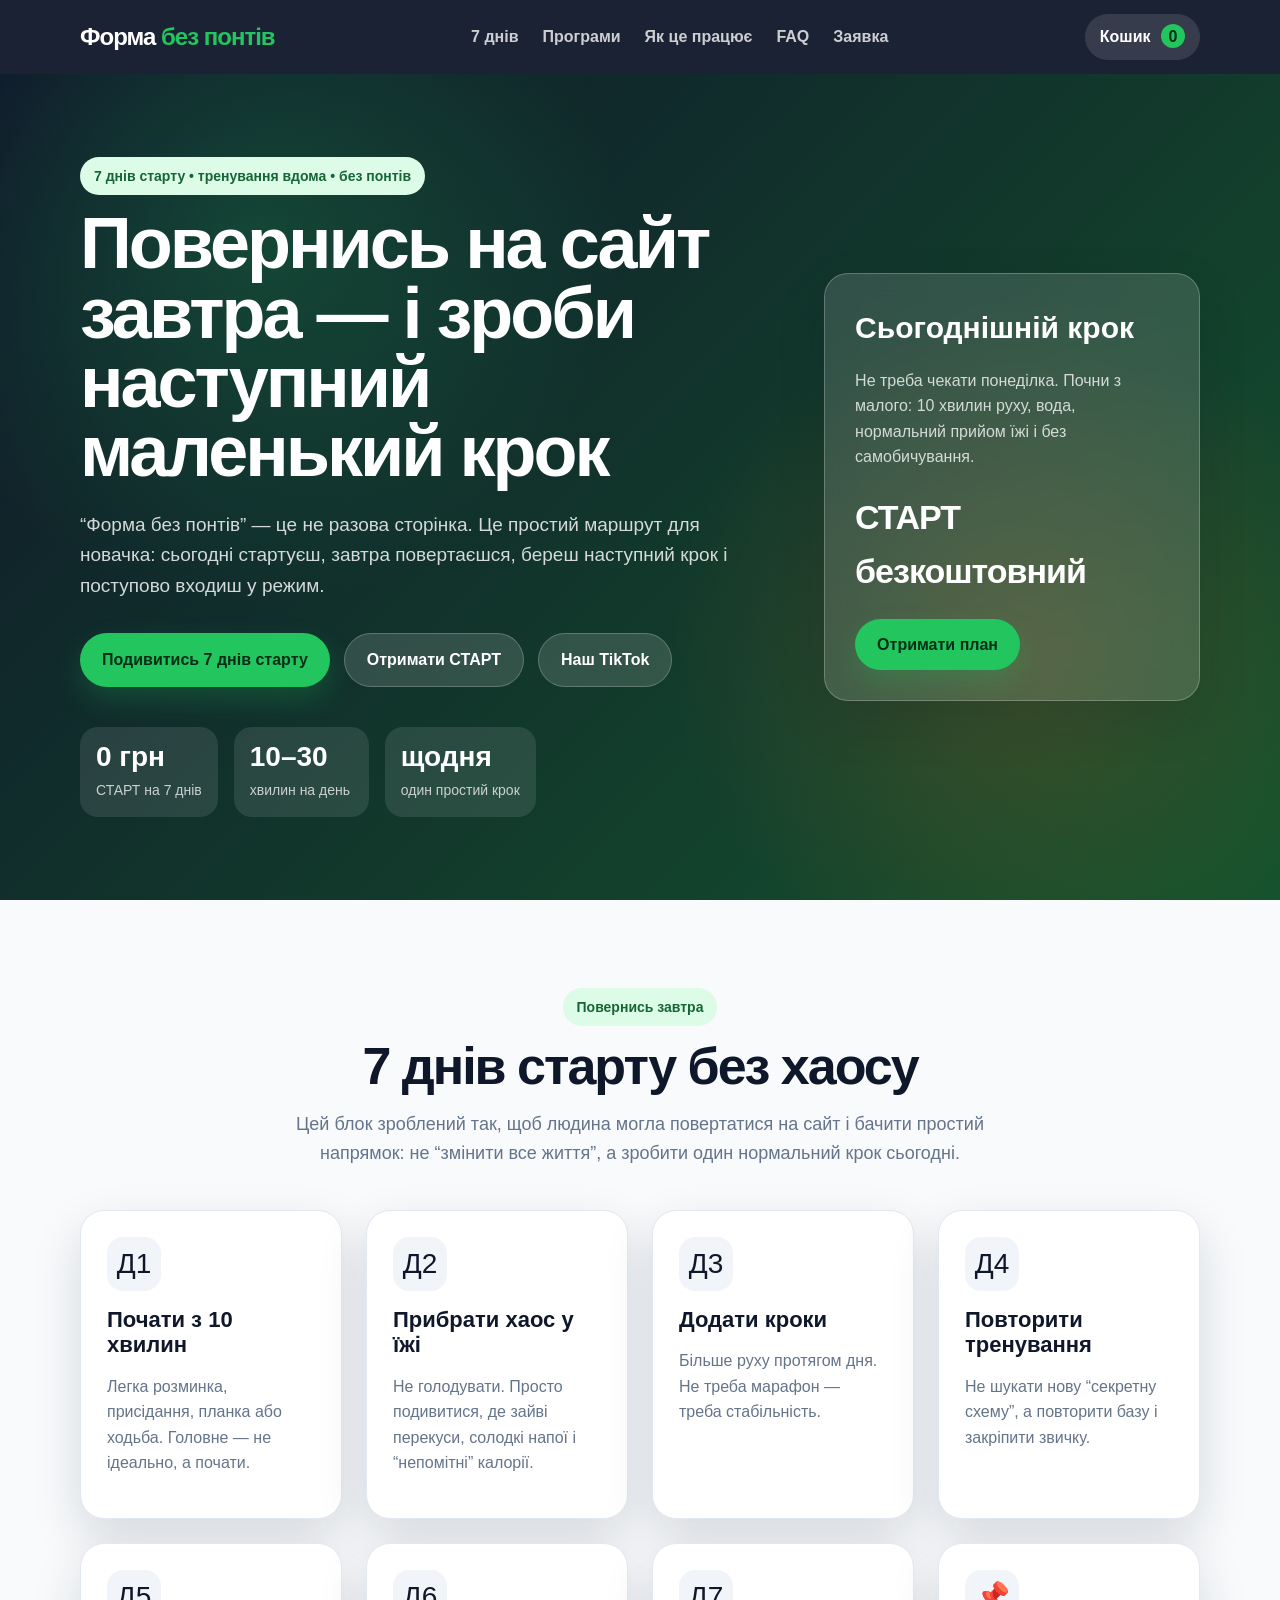
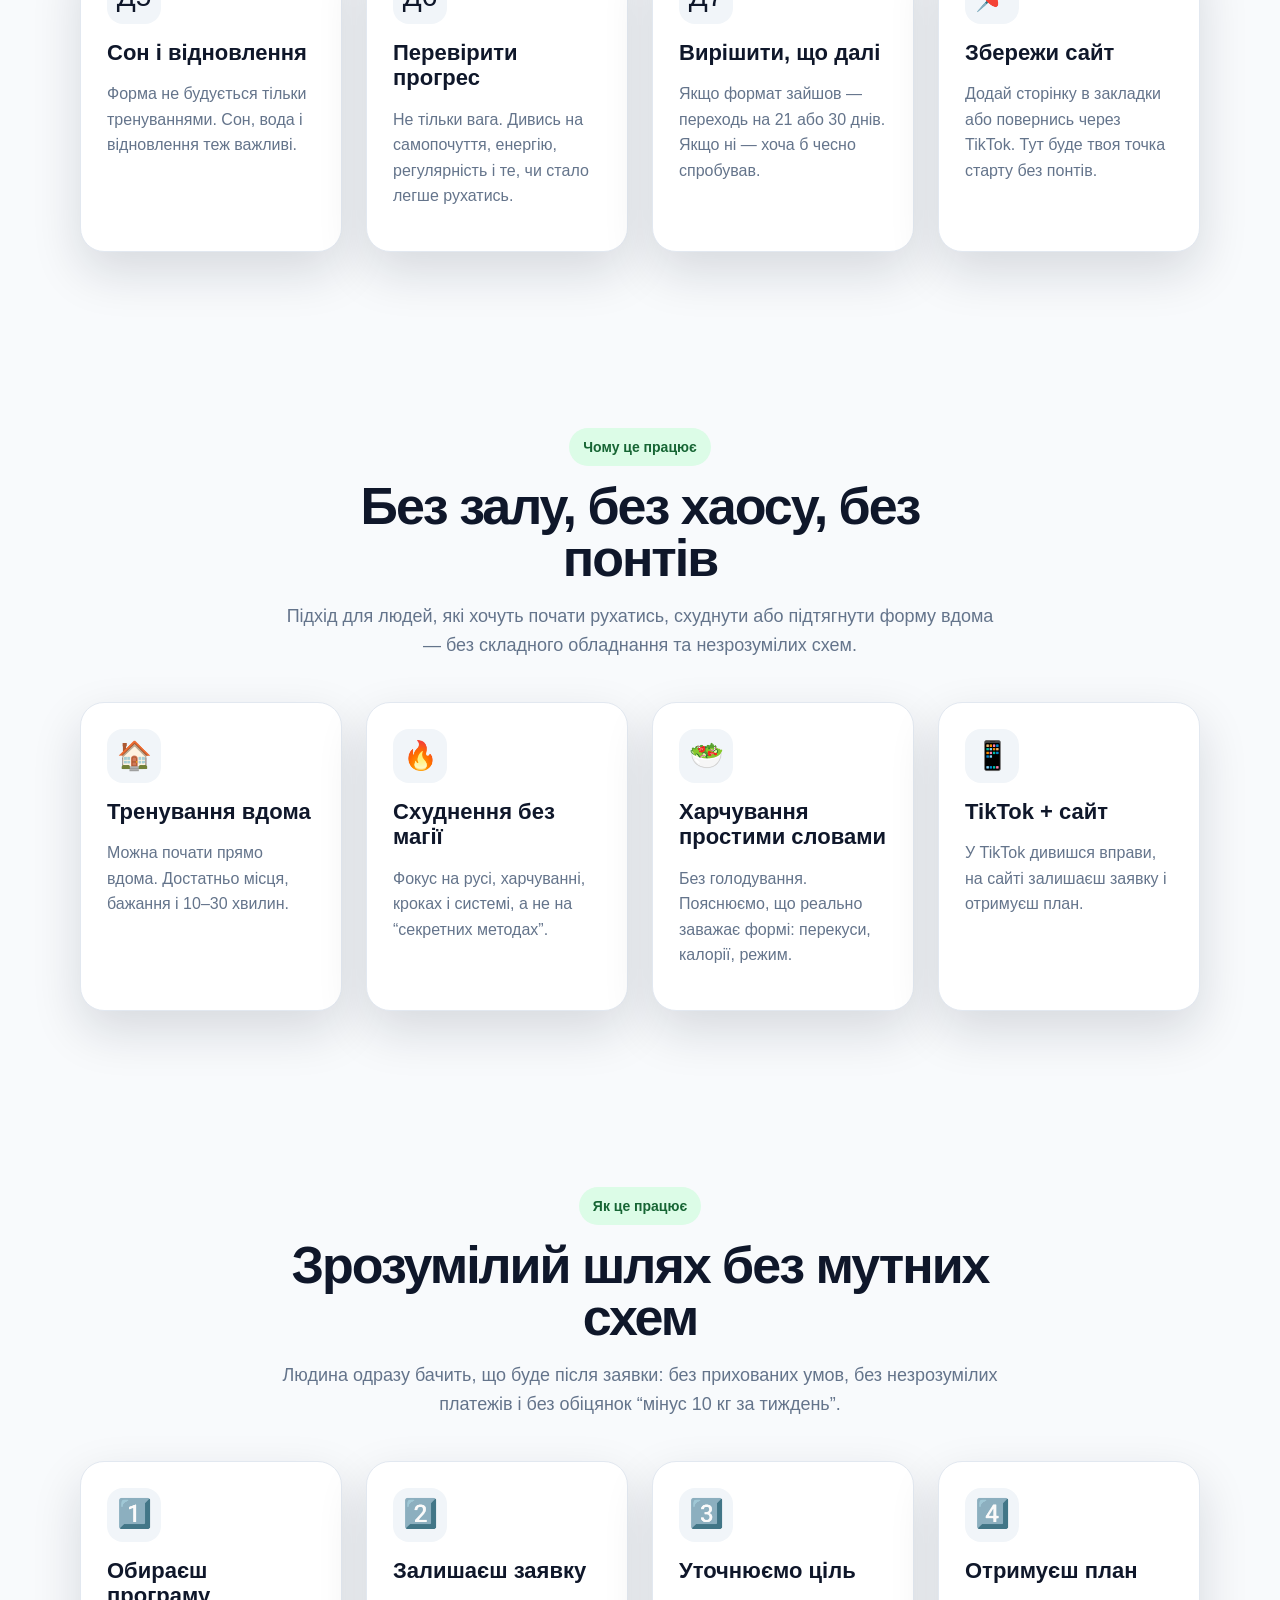
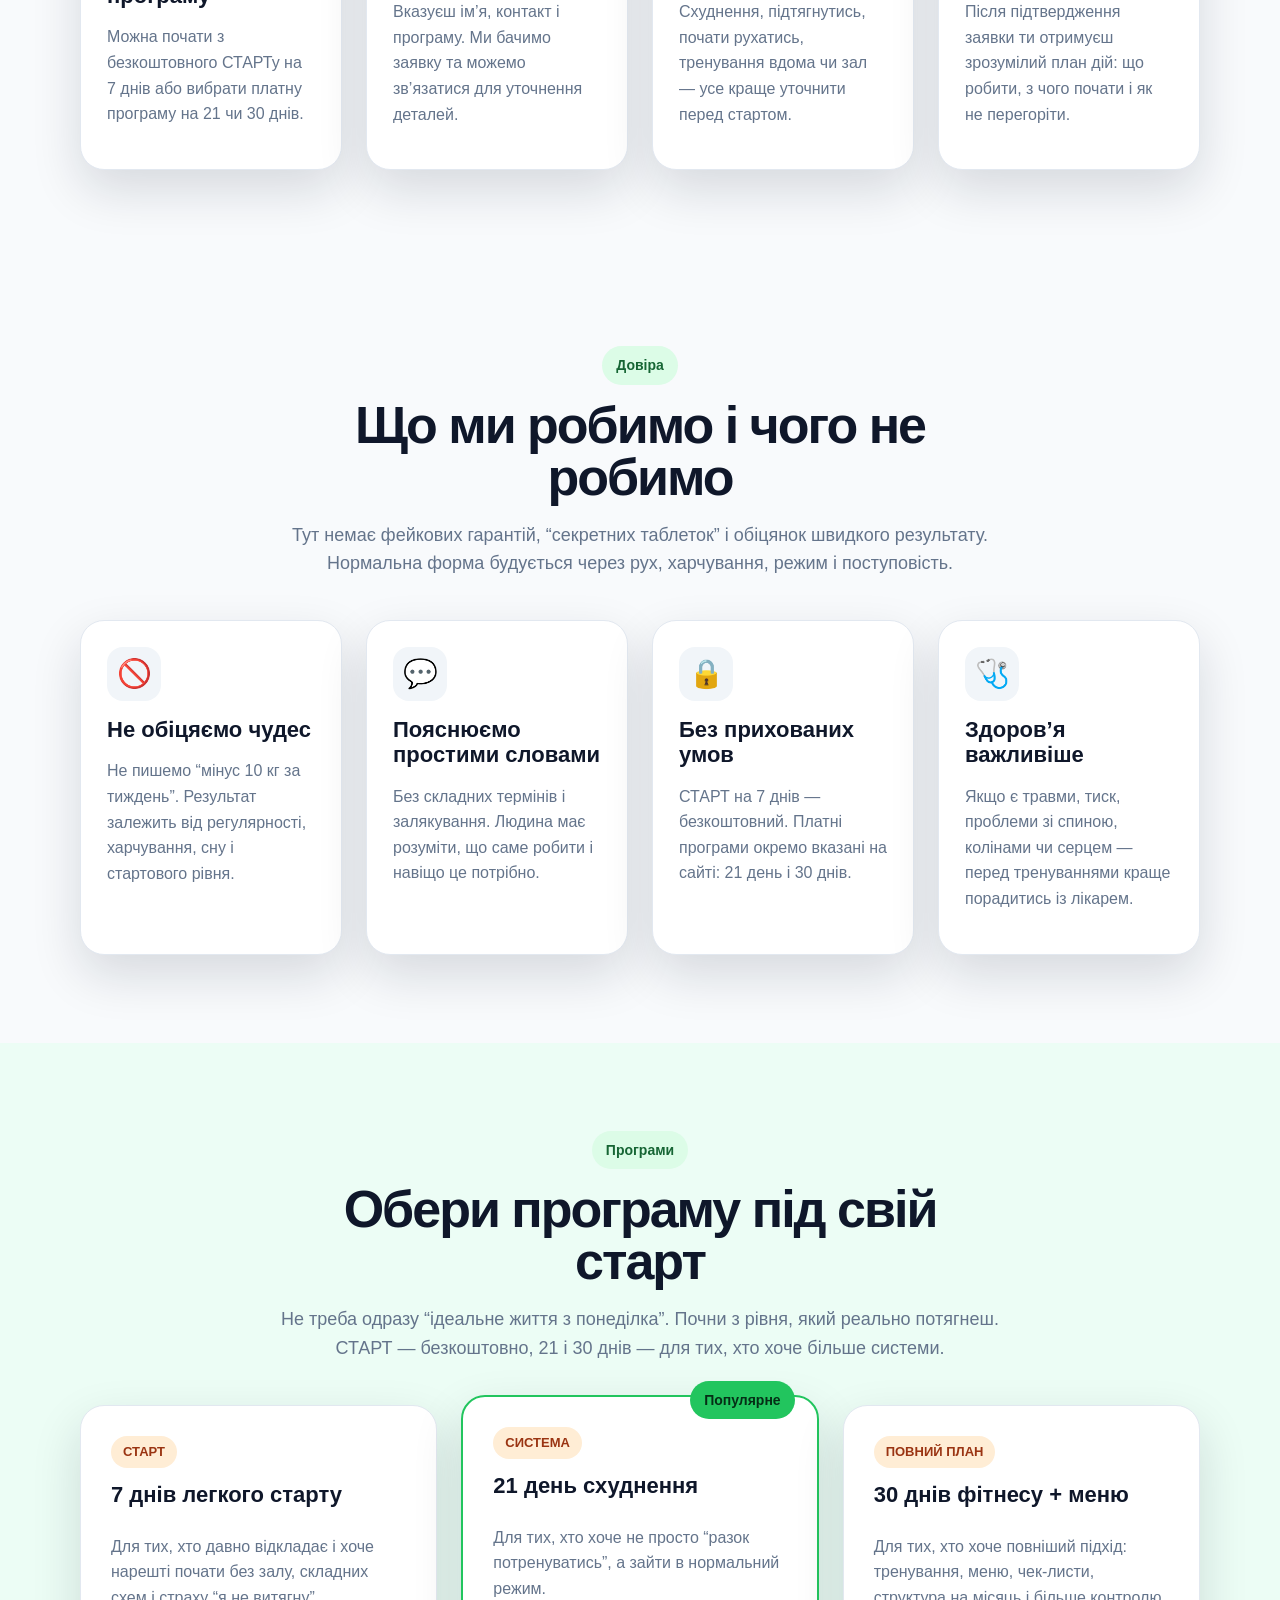
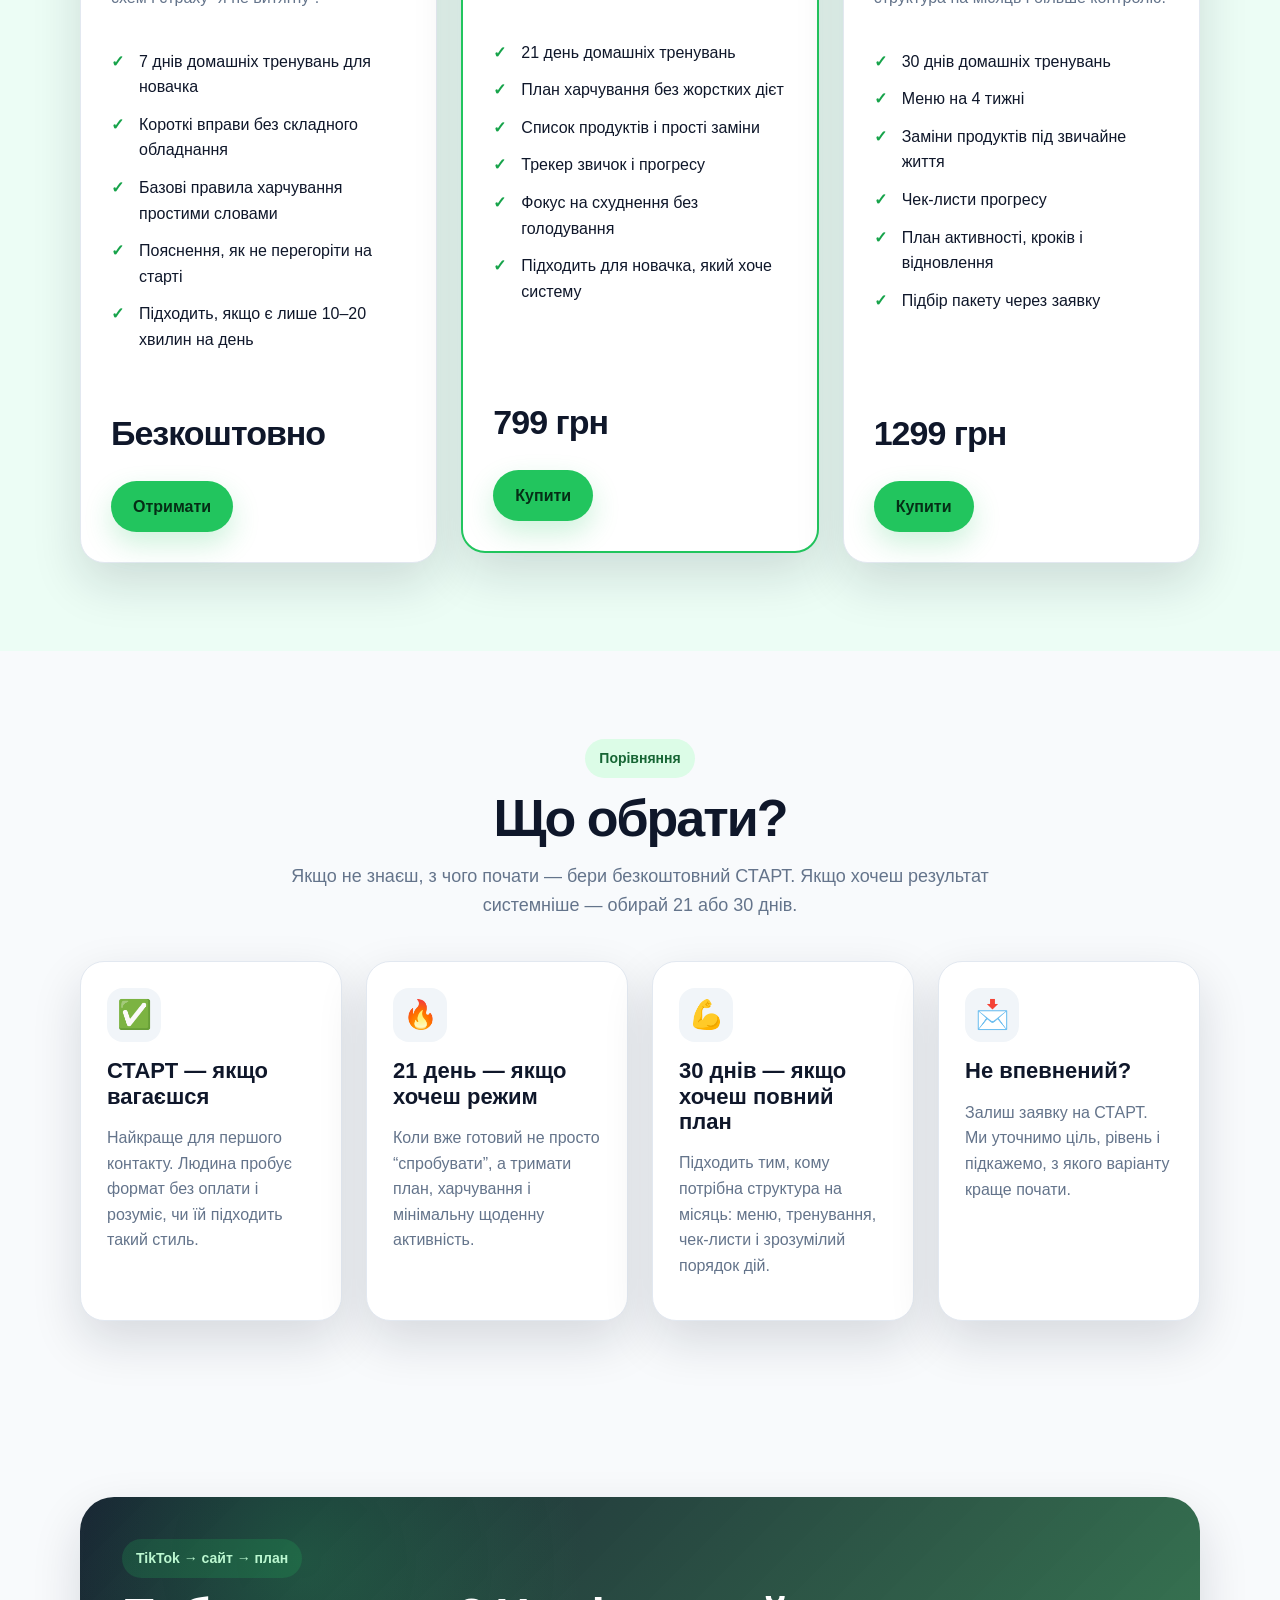
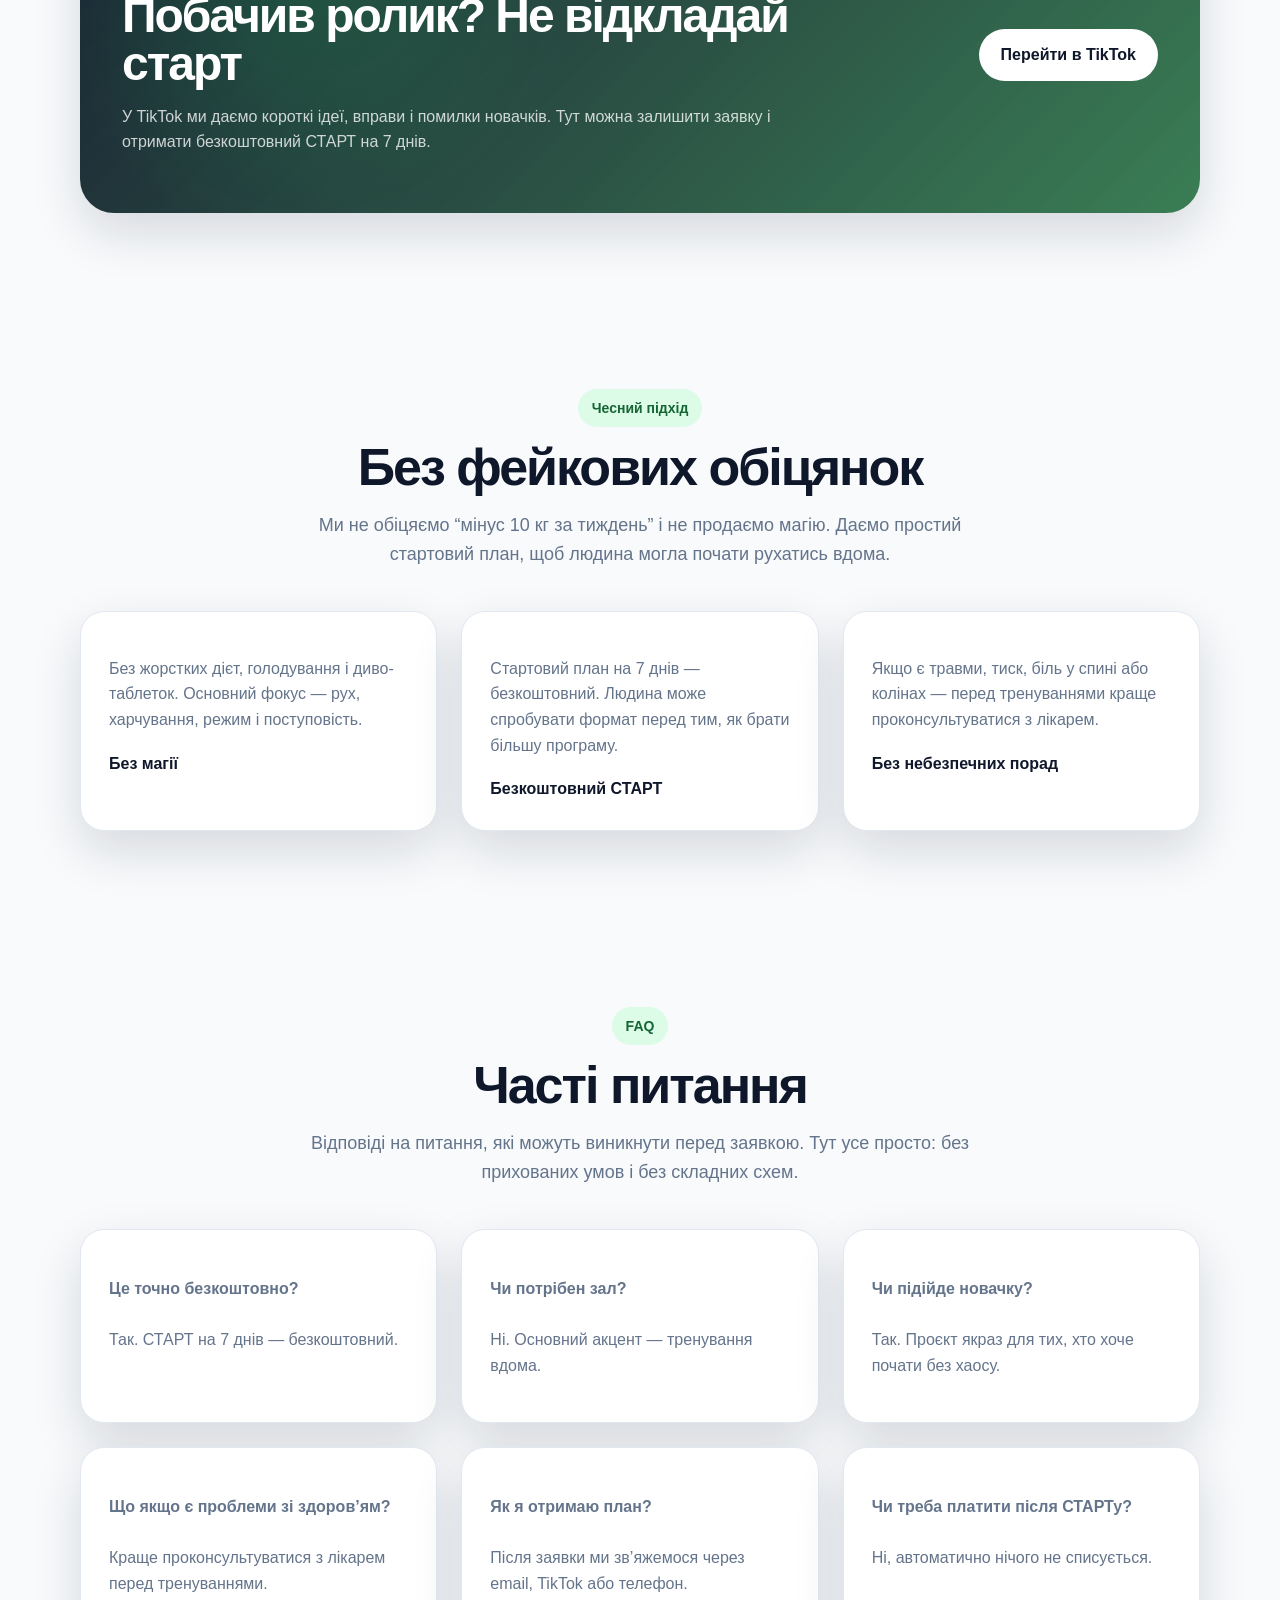
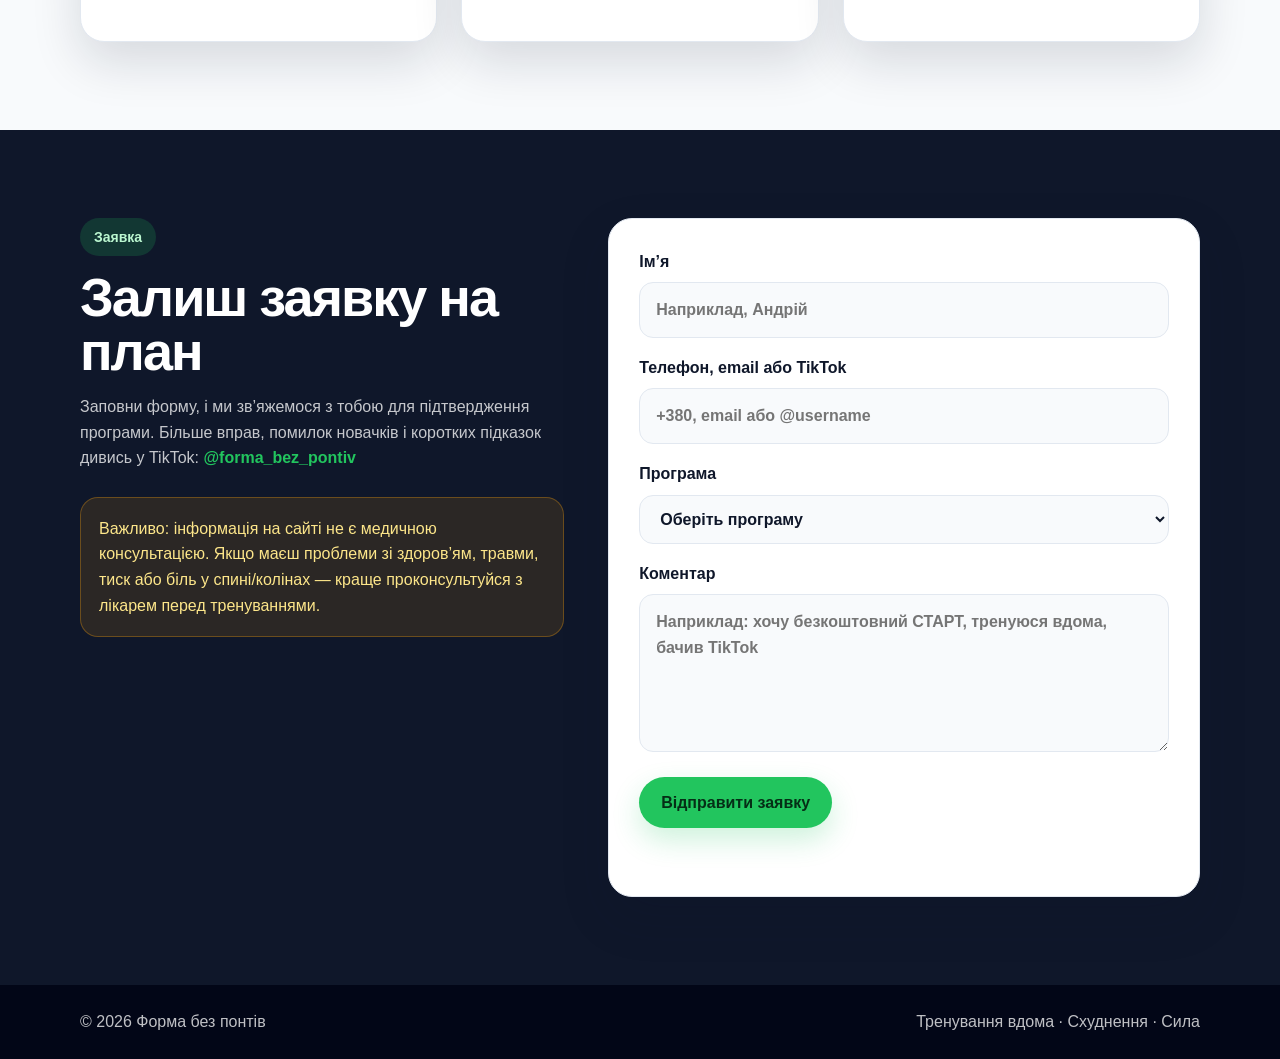
<file: index.html>
<!DOCTYPE html>
<html lang="uk">
<head>
  <meta charset="UTF-8" />
  <meta name="viewport" content="width=device-width, initial-scale=1.0" />

  <title>Форма без понтів — тренування вдома, схуднення та сила</title>
  <meta name="description" content="Форма без понтів — прості тренування вдома, схуднення, сила та безкоштовний план на 7 днів для новачків." />

  <link rel="stylesheet" href="style.css?v=8" />
</head>
<body>
  <header class="header">
    <div class="container nav">
      <a href="#" class="logo">Форма <span>без понтів</span></a>

      <button class="menu-btn" id="menuBtn" type="button" aria-label="Відкрити меню">☰</button>

      <nav class="nav-links" id="navLinks">
        <a href="#daily">7 днів</a>
        <a href="#programs">Програми</a>
        <a href="#how-it-works">Як це працює</a>
        <a href="#faq">FAQ</a>
        <a href="#contact">Заявка</a>
      </nav>

      <button class="cart-btn" id="openCartBtn" type="button">
        Кошик <span id="cartCount">0</span>
      </button>
    </div>
  </header>

  <main>
    <section class="hero">
      <div class="container hero-grid">
        <div class="hero-content">
          <p class="tag">7 днів старту • тренування вдома • без понтів</p>

          <h1>Повернись на сайт завтра — і зроби наступний маленький крок</h1>

          <p class="hero-text">
            “Форма без понтів” — це не разова сторінка. Це простий маршрут для новачка:
            сьогодні стартуєш, завтра повертаєшся, береш наступний крок і поступово входиш у режим.
          </p>

          <div class="hero-actions">
            <a href="#daily" class="btn primary">Подивитись 7 днів старту</a>
            <a href="#contact" class="btn secondary">Отримати СТАРТ</a>
            <a href="https://www.tiktok.com/@forma_bez_pontiv" class="btn secondary" target="_blank" rel="noopener noreferrer">Наш TikTok</a>
          </div>

          <div class="hero-stats">
            <div>
              <strong>0 грн</strong>
              <span>СТАРТ на 7 днів</span>
            </div>
            <div>
              <strong>10–30</strong>
              <span>хвилин на день</span>
            </div>
            <div>
              <strong>щодня</strong>
              <span>один простий крок</span>
            </div>
          </div>
        </div>

        <div class="hero-card">
          <h2>Сьогоднішній крок</h2>
          <p>
            Не треба чекати понеділка. Почни з малого: 10 хвилин руху,
            вода, нормальний прийом їжі і без самобичування.
          </p>
          <div class="price">СТАРТ безкоштовний</div>
          <button class="btn primary add-to-cart" type="button" data-id="start">Отримати план</button>
        </div>
      </div>
    </section>

    <section class="section container" id="daily">
      <div class="section-title">
        <p class="tag">Повернись завтра</p>
        <h2>7 днів старту без хаосу</h2>
        <p>
          Цей блок зроблений так, щоб людина могла повертатися на сайт і бачити простий напрямок:
          не “змінити все життя”, а зробити один нормальний крок сьогодні.
        </p>
      </div>

      <div class="benefits">
        <article class="benefit-card">
          <div class="emoji">Д1</div>
          <h3>Почати з 10 хвилин</h3>
          <p>Легка розминка, присідання, планка або ходьба. Головне — не ідеально, а почати.</p>
        </article>

        <article class="benefit-card">
          <div class="emoji">Д2</div>
          <h3>Прибрати хаос у їжі</h3>
          <p>Не голодувати. Просто подивитися, де зайві перекуси, солодкі напої і “непомітні” калорії.</p>
        </article>

        <article class="benefit-card">
          <div class="emoji">Д3</div>
          <h3>Додати кроки</h3>
          <p>Більше руху протягом дня. Не треба марафон — треба стабільність.</p>
        </article>

        <article class="benefit-card">
          <div class="emoji">Д4</div>
          <h3>Повторити тренування</h3>
          <p>Не шукати нову “секретну схему”, а повторити базу і закріпити звичку.</p>
        </article>

        <article class="benefit-card">
          <div class="emoji">Д5</div>
          <h3>Сон і відновлення</h3>
          <p>Форма не будується тільки тренуваннями. Сон, вода і відновлення теж важливі.</p>
        </article>

        <article class="benefit-card">
          <div class="emoji">Д6</div>
          <h3>Перевірити прогрес</h3>
          <p>Не тільки вага. Дивись на самопочуття, енергію, регулярність і те, чи стало легше рухатись.</p>
        </article>

        <article class="benefit-card">
          <div class="emoji">Д7</div>
          <h3>Вирішити, що далі</h3>
          <p>Якщо формат зайшов — переходь на 21 або 30 днів. Якщо ні — хоча б чесно спробував.</p>
        </article>

        <article class="benefit-card">
          <div class="emoji">📌</div>
          <h3>Збережи сайт</h3>
          <p>Додай сторінку в закладки або повернись через TikTok. Тут буде твоя точка старту без понтів.</p>
        </article>
      </div>
    </section>

    <section class="section container" id="benefits">
      <div class="section-title">
        <p class="tag">Чому це працює</p>
        <h2>Без залу, без хаосу, без понтів</h2>
        <p>
          Підхід для людей, які хочуть почати рухатись, схуднути або підтягнути форму
          вдома — без складного обладнання та незрозумілих схем.
        </p>
      </div>

      <div class="benefits">
        <article class="benefit-card">
          <div class="emoji">🏠</div>
          <h3>Тренування вдома</h3>
          <p>Можна почати прямо вдома. Достатньо місця, бажання і 10–30 хвилин.</p>
        </article>

        <article class="benefit-card">
          <div class="emoji">🔥</div>
          <h3>Схуднення без магії</h3>
          <p>Фокус на русі, харчуванні, кроках і системі, а не на “секретних методах”.</p>
        </article>

        <article class="benefit-card">
          <div class="emoji">🥗</div>
          <h3>Харчування простими словами</h3>
          <p>Без голодування. Пояснюємо, що реально заважає формі: перекуси, калорії, режим.</p>
        </article>

        <article class="benefit-card">
          <div class="emoji">📱</div>
          <h3>TikTok + сайт</h3>
          <p>У TikTok дивишся вправи, на сайті залишаєш заявку і отримуєш план.</p>
        </article>
      </div>
    </section>

    <section class="section container" id="how-it-works">
      <div class="section-title">
        <p class="tag">Як це працює</p>
        <h2>Зрозумілий шлях без мутних схем</h2>
        <p>
          Людина одразу бачить, що буде після заявки: без прихованих умов,
          без незрозумілих платежів і без обіцянок “мінус 10 кг за тиждень”.
        </p>
      </div>

      <div class="benefits">
        <article class="benefit-card">
          <div class="emoji">1️⃣</div>
          <h3>Обираєш програму</h3>
          <p>Можна почати з безкоштовного СТАРТу на 7 днів або вибрати платну програму на 21 чи 30 днів.</p>
        </article>

        <article class="benefit-card">
          <div class="emoji">2️⃣</div>
          <h3>Залишаєш заявку</h3>
          <p>Вказуєш ім’я, контакт і програму. Ми бачимо заявку та можемо зв’язатися для уточнення деталей.</p>
        </article>

        <article class="benefit-card">
          <div class="emoji">3️⃣</div>
          <h3>Уточнюємо ціль</h3>
          <p>Схуднення, підтягнутись, почати рухатись, тренування вдома чи зал — усе краще уточнити перед стартом.</p>
        </article>

        <article class="benefit-card">
          <div class="emoji">4️⃣</div>
          <h3>Отримуєш план</h3>
          <p>Після підтвердження заявки ти отримуєш зрозумілий план дій: що робити, з чого почати і як не перегоріти.</p>
        </article>
      </div>
    </section>

    <section class="section container" id="trust">
      <div class="section-title">
        <p class="tag">Довіра</p>
        <h2>Що ми робимо і чого не робимо</h2>
        <p>
          Тут немає фейкових гарантій, “секретних таблеток” і обіцянок швидкого результату.
          Нормальна форма будується через рух, харчування, режим і поступовість.
        </p>
      </div>

      <div class="benefits">
        <article class="benefit-card">
          <div class="emoji">🚫</div>
          <h3>Не обіцяємо чудес</h3>
          <p>Не пишемо “мінус 10 кг за тиждень”. Результат залежить від регулярності, харчування, сну і стартового рівня.</p>
        </article>

        <article class="benefit-card">
          <div class="emoji">💬</div>
          <h3>Пояснюємо простими словами</h3>
          <p>Без складних термінів і залякування. Людина має розуміти, що саме робити і навіщо це потрібно.</p>
        </article>

        <article class="benefit-card">
          <div class="emoji">🔒</div>
          <h3>Без прихованих умов</h3>
          <p>СТАРТ на 7 днів — безкоштовний. Платні програми окремо вказані на сайті: 21 день і 30 днів.</p>
        </article>

        <article class="benefit-card">
          <div class="emoji">🩺</div>
          <h3>Здоров’я важливіше</h3>
          <p>Якщо є травми, тиск, проблеми зі спиною, колінами чи серцем — перед тренуваннями краще порадитись із лікарем.</p>
        </article>
      </div>
    </section>

    <section class="section programs-section" id="programs">
      <div class="container">
        <div class="section-title">
          <p class="tag">Програми</p>
          <h2>Обери програму під свій старт</h2>
          <p>
            Не треба одразу “ідеальне життя з понеділка”. Почни з рівня, який реально потягнеш.
            СТАРТ — безкоштовно, 21 і 30 днів — для тих, хто хоче більше системи.
          </p>
        </div>

        <div class="programs">
          <article class="program-card">
            <span class="label">СТАРТ</span>
            <h3>7 днів легкого старту</h3>
            <p>Для тих, хто давно відкладає і хоче нарешті почати без залу, складних схем і страху “я не витягну”.</p>

            <ul>
              <li>7 днів домашніх тренувань для новачка</li>
              <li>Короткі вправи без складного обладнання</li>
              <li>Базові правила харчування простими словами</li>
              <li>Пояснення, як не перегоріти на старті</li>
              <li>Підходить, якщо є лише 10–20 хвилин на день</li>
            </ul>

            <div class="program-bottom">
              <div class="price">Безкоштовно</div>
              <button class="btn primary add-to-cart" type="button" data-id="start">Отримати</button>
            </div>
          </article>

          <article class="program-card popular">
            <span class="popular-badge">Популярне</span>
            <span class="label">СИСТЕМА</span>
            <h3>21 день схуднення</h3>
            <p>Для тих, хто хоче не просто “разок потренуватись”, а зайти в нормальний режим.</p>

            <ul>
              <li>21 день домашніх тренувань</li>
              <li>План харчування без жорстких дієт</li>
              <li>Список продуктів і прості заміни</li>
              <li>Трекер звичок і прогресу</li>
              <li>Фокус на схуднення без голодування</li>
              <li>Підходить для новачка, який хоче систему</li>
            </ul>

            <div class="program-bottom">
              <div class="price">799 грн</div>
              <button class="btn primary add-to-cart" type="button" data-id="slim21">Купити</button>
            </div>
          </article>

          <article class="program-card">
            <span class="label">ПОВНИЙ ПЛАН</span>
            <h3>30 днів фітнесу + меню</h3>
            <p>Для тих, хто хоче повніший підхід: тренування, меню, чек-листи, структура на місяць і більше контролю.</p>

            <ul>
              <li>30 днів домашніх тренувань</li>
              <li>Меню на 4 тижні</li>
              <li>Заміни продуктів під звичайне життя</li>
              <li>Чек-листи прогресу</li>
              <li>План активності, кроків і відновлення</li>
              <li>Підбір пакету через заявку</li>
            </ul>

            <div class="program-bottom">
              <div class="price">1299 грн</div>
              <button class="btn primary add-to-cart" type="button" data-id="premium30">Купити</button>
            </div>
          </article>
        </div>
      </div>
    </section>

    <section class="section container">
      <div class="section-title">
        <p class="tag">Порівняння</p>
        <h2>Що обрати?</h2>
        <p>Якщо не знаєш, з чого почати — бери безкоштовний СТАРТ. Якщо хочеш результат системніше — обирай 21 або 30 днів.</p>
      </div>

      <div class="benefits">
        <article class="benefit-card">
          <div class="emoji">✅</div>
          <h3>СТАРТ — якщо вагаєшся</h3>
          <p>Найкраще для першого контакту. Людина пробує формат без оплати і розуміє, чи їй підходить такий стиль.</p>
        </article>

        <article class="benefit-card">
          <div class="emoji">🔥</div>
          <h3>21 день — якщо хочеш режим</h3>
          <p>Коли вже готовий не просто “спробувати”, а тримати план, харчування і мінімальну щоденну активність.</p>
        </article>

        <article class="benefit-card">
          <div class="emoji">💪</div>
          <h3>30 днів — якщо хочеш повний план</h3>
          <p>Підходить тим, кому потрібна структура на місяць: меню, тренування, чек-листи і зрозумілий порядок дій.</p>
        </article>

        <article class="benefit-card">
          <div class="emoji">📩</div>
          <h3>Не впевнений?</h3>
          <p>Залиш заявку на СТАРТ. Ми уточнимо ціль, рівень і підкажемо, з якого варіанту краще почати.</p>
        </article>
      </div>
    </section>

    <section class="section container">
      <div class="cta">
        <div>
          <p class="tag light">TikTok → сайт → план</p>
          <h2>Побачив ролик? Не відкладай старт</h2>
          <p>
            У TikTok ми даємо короткі ідеї, вправи і помилки новачків.
            Тут можна залишити заявку і отримати безкоштовний СТАРТ на 7 днів.
          </p>
        </div>

        <a href="https://www.tiktok.com/@forma_bez_pontiv" class="btn white" target="_blank" rel="noopener noreferrer">Перейти в TikTok</a>
      </div>
    </section>

    <section class="section container" id="reviews">
      <div class="section-title">
        <p class="tag">Чесний підхід</p>
        <h2>Без фейкових обіцянок</h2>
        <p>
          Ми не обіцяємо “мінус 10 кг за тиждень” і не продаємо магію.
          Даємо простий стартовий план, щоб людина могла почати рухатись вдома.
        </p>
      </div>

      <div class="reviews">
        <article class="review-card">
          <p>Без жорстких дієт, голодування і диво-таблеток. Основний фокус — рух, харчування, режим і поступовість.</p>
          <strong>Без магії</strong>
        </article>

        <article class="review-card">
          <p>Стартовий план на 7 днів — безкоштовний. Людина може спробувати формат перед тим, як брати більшу програму.</p>
          <strong>Безкоштовний СТАРТ</strong>
        </article>

        <article class="review-card">
          <p>Якщо є травми, тиск, біль у спині або колінах — перед тренуваннями краще проконсультуватися з лікарем.</p>
          <strong>Без небезпечних порад</strong>
        </article>
      </div>
    </section>

    <section class="section container" id="faq">
      <div class="section-title">
        <p class="tag">FAQ</p>
        <h2>Часті питання</h2>
        <p>Відповіді на питання, які можуть виникнути перед заявкою. Тут усе просто: без прихованих умов і без складних схем.</p>
      </div>

      <div class="reviews">
        <article class="review-card">
          <p><strong>Це точно безкоштовно?</strong><br>Так. СТАРТ на 7 днів — безкоштовний.</p>
        </article>

        <article class="review-card">
          <p><strong>Чи потрібен зал?</strong><br>Ні. Основний акцент — тренування вдома.</p>
        </article>

        <article class="review-card">
          <p><strong>Чи підійде новачку?</strong><br>Так. Проєкт якраз для тих, хто хоче почати без хаосу.</p>
        </article>

        <article class="review-card">
          <p><strong>Що якщо є проблеми зі здоров’ям?</strong><br>Краще проконсультуватися з лікарем перед тренуваннями.</p>
        </article>

        <article class="review-card">
          <p><strong>Як я отримаю план?</strong><br>Після заявки ми зв’яжемося через email, TikTok або телефон.</p>
        </article>

        <article class="review-card">
          <p><strong>Чи треба платити після СТАРТу?</strong><br>Ні, автоматично нічого не списується.</p>
        </article>
      </div>
    </section>

    <section class="section contact-section" id="contact">
      <div class="container contact-grid">
        <div>
          <p class="tag light">Заявка</p>
          <h2>Залиш заявку на план</h2>
          <p>
            Заповни форму, і ми зв’яжемося з тобою для підтвердження програми.
            Більше вправ, помилок новачків і коротких підказок дивись у TikTok:
            <a href="https://www.tiktok.com/@forma_bez_pontiv" target="_blank" rel="noopener noreferrer" style="color: #22c55e; font-weight: 900;">@forma_bez_pontiv</a>
          </p>

          <div class="warning">
            Важливо: інформація на сайті не є медичною консультацією.
            Якщо маєш проблеми зі здоров’ям, травми, тиск або біль у спині/колінах —
            краще проконсультуйся з лікарем перед тренуваннями.
          </div>
        </div>

        <form class="form" id="orderForm" action="https://formspree.io/f/mredrkvr" method="POST">
          <input type="hidden" name="_subject" value="🔥 Нова заявка — Форма без понтів" />
          <input type="hidden" name="Джерело заявки" value="Сайт Форма без понтів" />
          <input type="hidden" name="TikTok проєкту" value="@forma_bez_pontiv" />

          <label style="display: none;" aria-hidden="true">
            Не заповнюйте це поле
            <input type="text" name="_gotcha" tabindex="-1" autocomplete="off" />
          </label>

          <label>
            Ім’я
            <input id="clientName" type="text" name="Ім’я клієнта" placeholder="Наприклад, Андрій" required />
          </label>

          <label>
            Телефон, email або TikTok
            <input id="clientContact" type="text" name="Контакт клієнта" placeholder="+380, email або @username" required />
          </label>

          <label>
            Програма
            <select id="clientProgram" name="Обрана програма" required>
              <option value="">Оберіть програму</option>
              <option value="СТАРТ 7 днів — безкоштовно">СТАРТ 7 днів — безкоштовно</option>
              <option value="21 день схуднення — 799 грн">21 день схуднення — 799 грн</option>
              <option value="30 днів фітнесу + меню — 1299 грн">30 днів фітнесу + меню — 1299 грн</option>
            </select>
          </label>

          <label>
            Коментар
            <textarea id="clientMessage" name="Коментар клієнта" rows="5" placeholder="Наприклад: хочу безкоштовний СТАРТ, тренуюся вдома, бачив TikTok"></textarea>
          </label>

          <button type="submit" class="btn primary">Відправити заявку</button>
          <p class="form-message" id="formMessage"></p>
        </form>
      </div>
    </section>
  </main>

  <aside class="cart" id="cartPanel">
    <div class="cart-box">
      <div class="cart-header">
        <h2>Кошик</h2>
        <button class="close-cart" id="closeCartBtn" type="button">×</button>
      </div>

      <div class="cart-items" id="cartItems"></div>

      <div class="cart-footer">
        <div class="total">
          <span>Разом:</span>
          <strong id="cartTotal">0 грн</strong>
        </div>

        <button class="btn primary" id="checkoutBtn" type="button">Оформити заявку</button>
        <button class="btn gray" id="clearCartBtn" type="button">Очистити кошик</button>
      </div>
    </div>
  </aside>

  <footer class="footer">
    <div class="container footer-inner">
      <p>© <span id="year"></span> Форма без понтів</p>
      <p>Тренування вдома · Схуднення · Сила</p>
    </div>
  </footer>

  <script>
    document.addEventListener("DOMContentLoaded", function () {
      const products = {
        start: {
          id: "start",
          title: "СТАРТ 7 днів",
          formValue: "СТАРТ 7 днів — безкоштовно",
          description: "Безкоштовний стартовий план: домашні тренування + базові правила харчування",
          price: 0
        },
        slim21: {
          id: "slim21",
          title: "21 день схуднення",
          formValue: "21 день схуднення — 799 грн",
          description: "Тренування, план харчування, список продуктів і трекер",
          price: 799
        },
        premium30: {
          id: "premium30",
          title: "30 днів фітнесу + меню",
          formValue: "30 днів фітнесу + меню — 1299 грн",
          description: "Повна програма на 30 днів з меню та чек-листами",
          price: 1299
        }
      };

      const cartKey = "fitslim_cart";

      const menuBtn = document.getElementById("menuBtn");
      const navLinks = document.getElementById("navLinks");

      const openCartBtn = document.getElementById("openCartBtn");
      const closeCartBtn = document.getElementById("closeCartBtn");
      const cartPanel = document.getElementById("cartPanel");
      const cartItems = document.getElementById("cartItems");
      const cartCount = document.getElementById("cartCount");
      const cartTotal = document.getElementById("cartTotal");
      const clearCartBtn = document.getElementById("clearCartBtn");
      const checkoutBtn = document.getElementById("checkoutBtn");

      const orderForm = document.getElementById("orderForm");
      const formMessage = document.getElementById("formMessage");
      const clientProgram = document.getElementById("clientProgram");
      const clientMessage = document.getElementById("clientMessage");
      const year = document.getElementById("year");

      let cart = [];

      try {
        const saved = localStorage.getItem(cartKey);
        cart = saved ? JSON.parse(saved) : [];
        if (!Array.isArray(cart)) cart = [];
      } catch (e) {
        cart = [];
      }

      function saveCart() {
        localStorage.setItem(cartKey, JSON.stringify(cart));
      }

      function formatPrice(price) {
        return price === 0 ? "Безкоштовно" : price.toLocaleString("uk-UA") + " грн";
      }

      function formatTotal(price) {
        return price.toLocaleString("uk-UA") + " грн";
      }

      function getCartCount() {
        return cart.reduce(function (sum, item) {
          return sum + item.quantity;
        }, 0);
      }

      function getCartTotal() {
        return cart.reduce(function (sum, item) {
          const product = products[item.id];
          return product ? sum + product.price * item.quantity : sum;
        }, 0);
      }

      function renderCart() {
        if (cartCount) cartCount.textContent = getCartCount();
        if (cartTotal) cartTotal.textContent = formatTotal(getCartTotal());

        if (!cartItems) return;

        if (cart.length === 0) {
          cartItems.innerHTML = '<div class="empty-cart">Кошик порожній. Оберіть програму, яка вам підходить.</div>';
          return;
        }

        cartItems.innerHTML = cart.map(function (item) {
          const product = products[item.id];
          if (!product) return "";

          const itemTotal = product.price * item.quantity;

          return `
            <div class="cart-item">
              <div>
                <h3>${product.title}</h3>
                <p>${product.description}</p>
                <p>Кількість: ${item.quantity}</p>
                <strong>${formatPrice(itemTotal)}</strong>
              </div>
              <button class="remove-item" data-id="${product.id}" type="button">Видалити</button>
            </div>
          `;
        }).join("");

        document.querySelectorAll(".remove-item").forEach(function (button) {
          button.addEventListener("click", function () {
            cart = cart.filter(function (item) {
              return item.id !== button.dataset.id;
            });
            saveCart();
            renderCart();
          });
        });
      }

      function openMenu() {
        if (!navLinks) return;
        navLinks.classList.add("active");
        navLinks.style.display = "flex";
        navLinks.style.flexDirection = "column";
      }

      function closeMenu() {
        if (!navLinks) return;
        navLinks.classList.remove("active");
        navLinks.style.display = "";
        navLinks.style.flexDirection = "";
      }

      function toggleMenu(event) {
        event.preventDefault();
        event.stopPropagation();

        if (!navLinks) return;

        if (navLinks.classList.contains("active")) {
          closeMenu();
        } else {
          openMenu();
        }
      }

      function openCart() {
        if (!cartPanel) return;
        cartPanel.classList.add("active");
        cartPanel.style.display = "block";
        document.body.style.overflow = "hidden";
      }

      function closeCart() {
        if (!cartPanel) return;
        cartPanel.classList.remove("active");
        cartPanel.style.display = "";
        document.body.style.overflow = "";
      }

      function addToCart(productId) {
        if (!products[productId]) return;

        const existing = cart.find(function (item) {
          return item.id === productId;
        });

        if (existing) {
          existing.quantity += 1;
        } else {
          cart.push({ id: productId, quantity: 1 });
        }

        saveCart();
        renderCart();
        openCart();
      }

      function clearCart() {
        cart = [];
        saveCart();
        renderCart();
      }

      function getOrderSummary() {
        if (cart.length === 0) return "Кошик порожній";

        return cart.map(function (item) {
          const product = products[item.id];
          if (!product) return "";
          return product.title + " x" + item.quantity + " — " + formatPrice(product.price);
        }).join(", ");
      }

      function getDetailedCartText() {
        if (cart.length === 0) return "Кошик порожній";

        return cart.map(function (item) {
          const product = products[item.id];
          if (!product) return "";
          return product.title + " — " + item.quantity + " шт. — " + formatPrice(product.price * item.quantity);
        }).join("\\n");
      }

      function getPrimaryCartProduct() {
        if (cart.length === 0) return null;
        return products[cart[0].id] || null;
      }

      function showFormMessage(message, type) {
        if (!formMessage) return;
        formMessage.textContent = message;
        formMessage.style.color = type === "error" ? "#dc2626" : "#16a34a";
      }

      function fillFormFromCart() {
        const product = getPrimaryCartProduct();
        closeCart();

        const contactSection = document.getElementById("contact");
        if (contactSection) {
          contactSection.scrollIntoView({ behavior: "smooth" });
        }

        if (!product) {
          showFormMessage("Спочатку додайте програму в кошик.", "error");
          return;
        }

        if (clientProgram) {
          clientProgram.value = product.formValue;
        }

        if (clientMessage) {
          clientMessage.value =
            "Хочу оформити заявку через кошик.\\n\\n" +
            "Обрана програма: " + getOrderSummary() + "\\n" +
            "Сума: " + formatTotal(getCartTotal());
        }

        showFormMessage("Дані з кошика додано у форму заявки.", "success");
      }

      async function submitFormWithRedirect(event) {
        event.preventDefault();

        if (!orderForm) return;

        const submitButton = orderForm.querySelector('button[type="submit"]');
        const formData = new FormData(orderForm);

        formData.append("Кошик", getOrderSummary());
        formData.append("Деталі кошика", getDetailedCartText());
        formData.append("Сума замовлення", formatTotal(getCartTotal()));
        formData.append("Сайт", "Форма без понтів");
        formData.append("Посилання на сайт", "https://stari4ok26-art.github.io/fitslim-site/");
        formData.append("Дата заявки", new Date().toLocaleString("uk-UA"));

        try {
          if (submitButton) {
            submitButton.disabled = true;
            submitButton.textContent = "Відправляємо...";
          }

          showFormMessage("Заявка відправляється...", "success");

          const response = await fetch(orderForm.action, {
            method: "POST",
            body: formData,
            headers: {
              Accept: "application/json"
            }
          });

          if (!response.ok) {
            throw new Error("Formspree submission failed");
          }

          clearCart();
          orderForm.reset();
          window.location.href = "thank-you.html";
        } catch (error) {
          if (submitButton) {
            submitButton.disabled = false;
            submitButton.textContent = "Відправити заявку";
          }

          showFormMessage("Не вдалося відправити заявку автоматично. Спробуйте ще раз.", "error");
        }
      }

      if (menuBtn) {
        menuBtn.onclick = toggleMenu;
      }

      if (openCartBtn) {
        openCartBtn.onclick = openCart;
      }

      if (closeCartBtn) {
        closeCartBtn.onclick = closeCart;
      }

      if (clearCartBtn) {
        clearCartBtn.onclick = clearCart;
      }

      if (checkoutBtn) {
        checkoutBtn.onclick = fillFormFromCart;
      }

      document.querySelectorAll(".add-to-cart").forEach(function (button) {
        button.onclick = function () {
          addToCart(button.dataset.id);
        };
      });

      document.querySelectorAll(".nav-links a").forEach(function (link) {
        link.onclick = function () {
          closeMenu();
        };
      });

      if (cartPanel) {
        cartPanel.onclick = function (event) {
          if (event.target === cartPanel) {
            closeCart();
          }
        };
      }

      if (orderForm) {
        orderForm.onsubmit = submitFormWithRedirect;
      }

      if (year) {
        year.textContent = new Date().getFullYear();
      }

      renderCart();
    });
  </script>
</body>
</html>
</file>
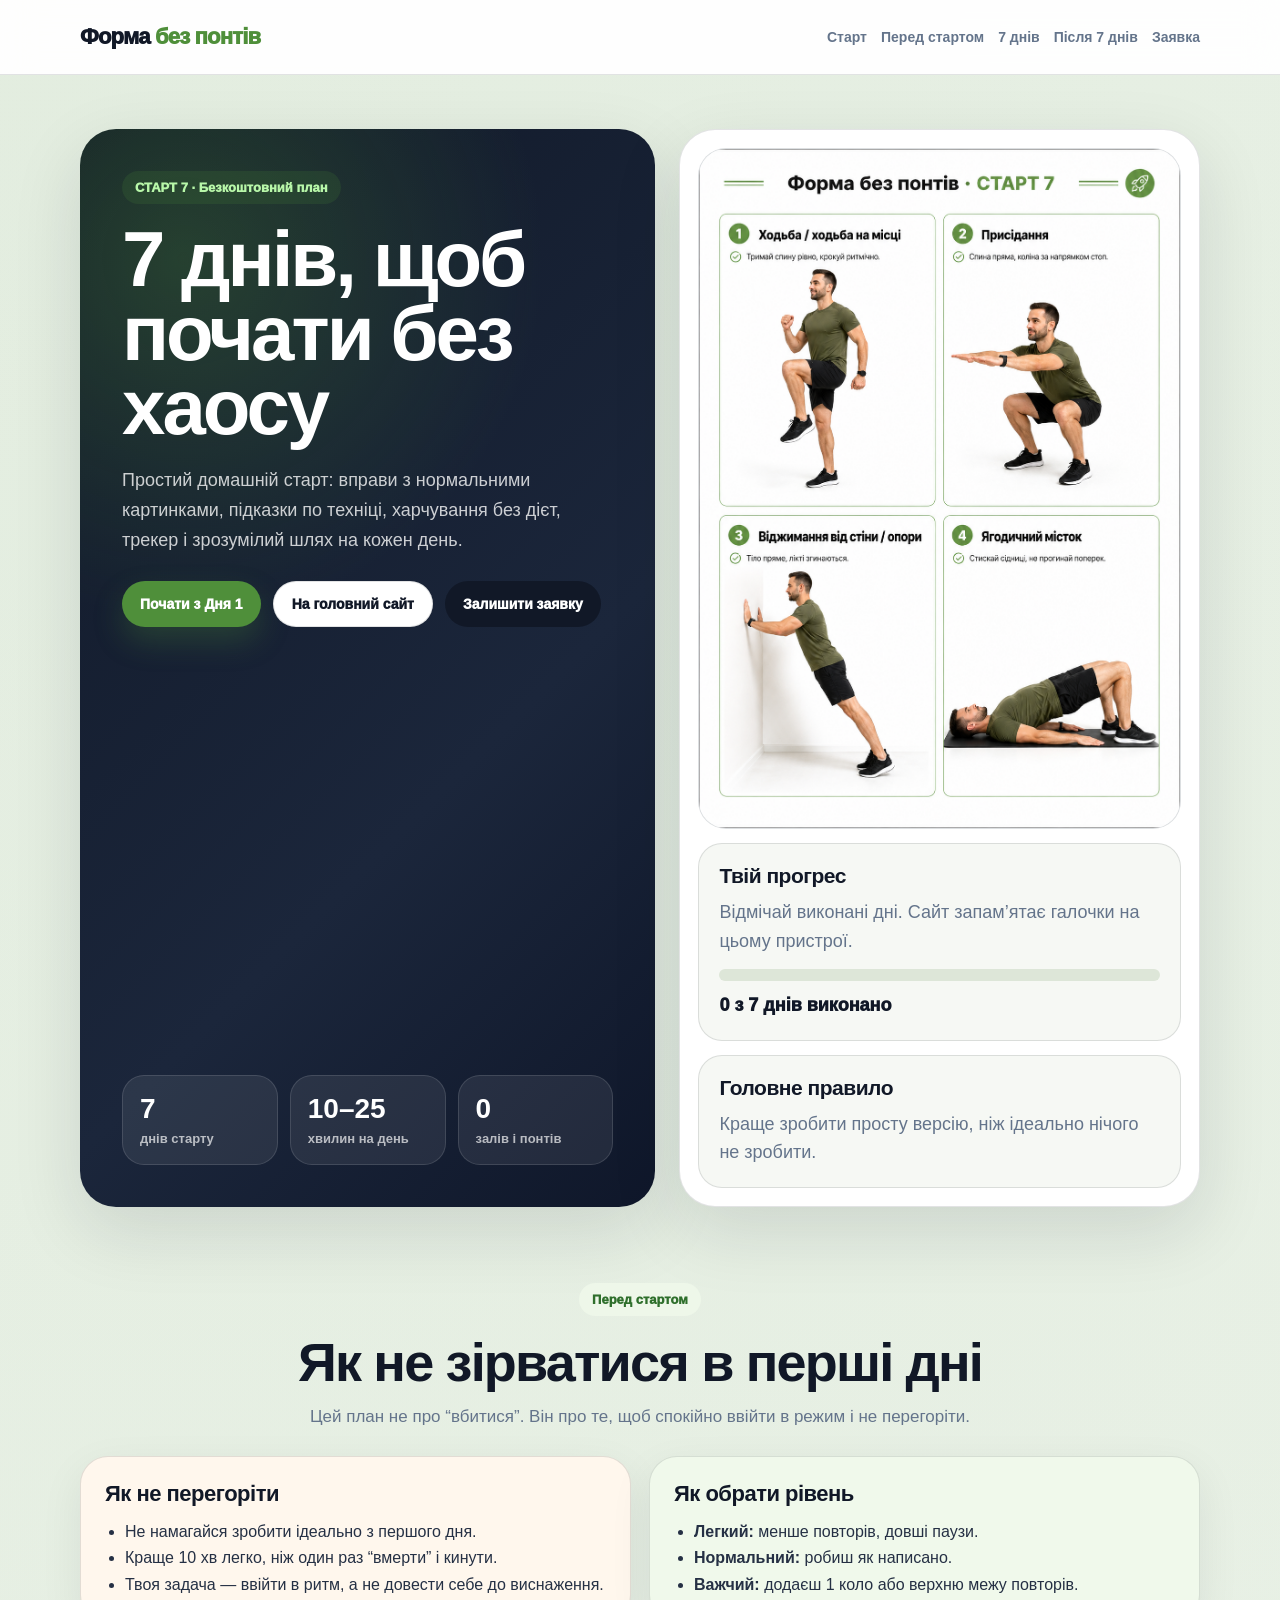
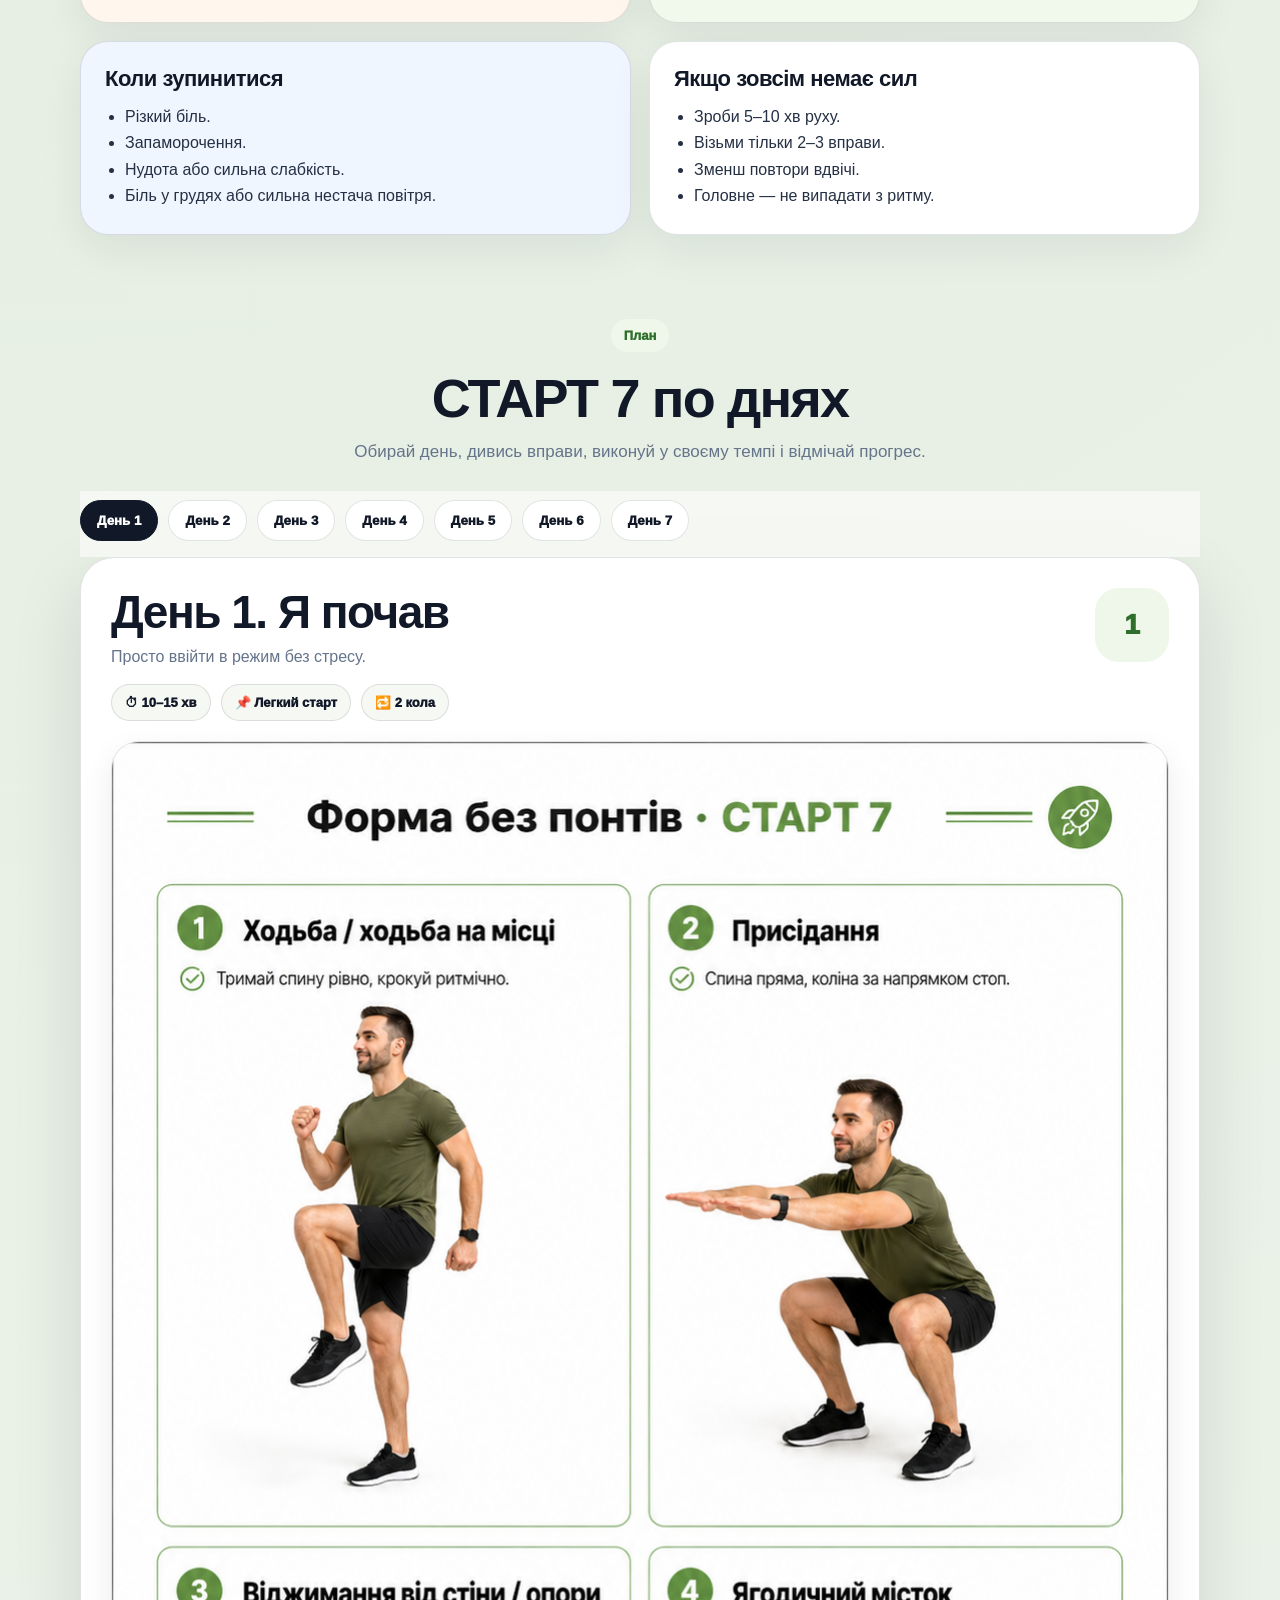
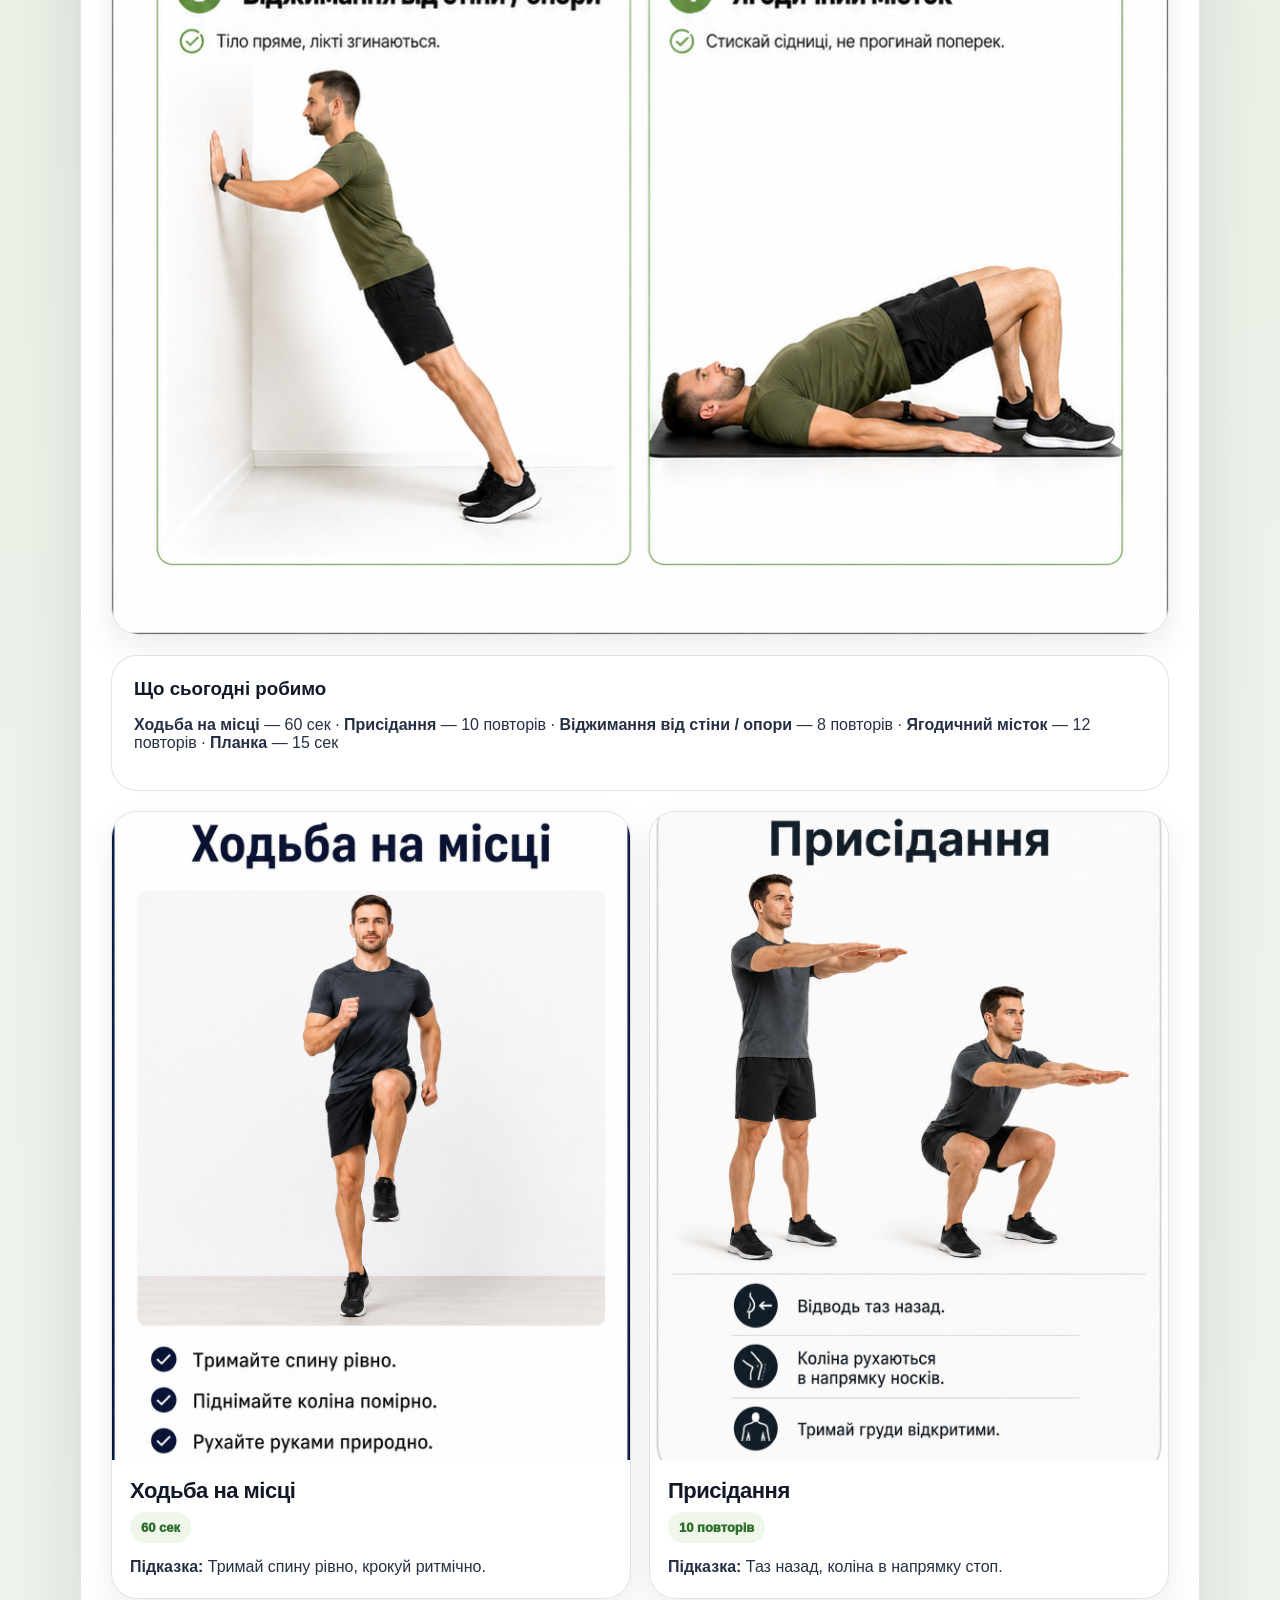
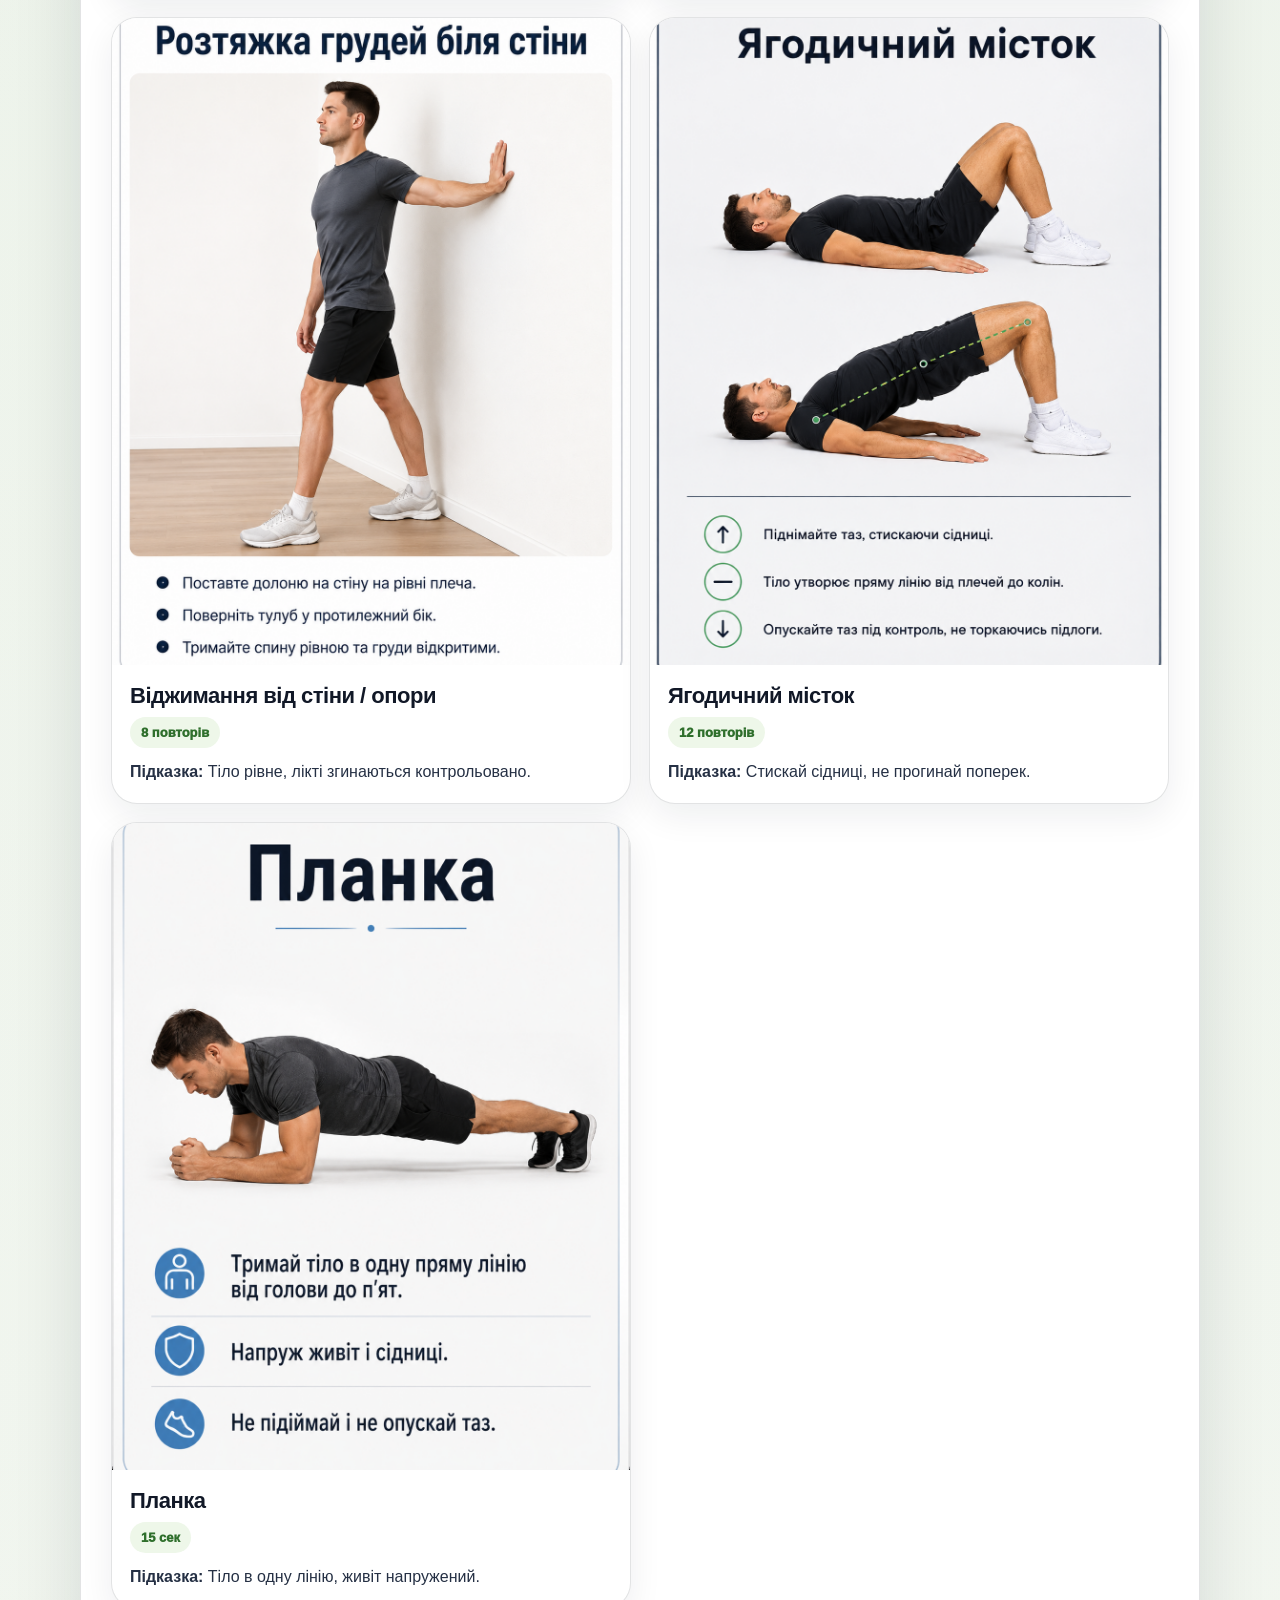
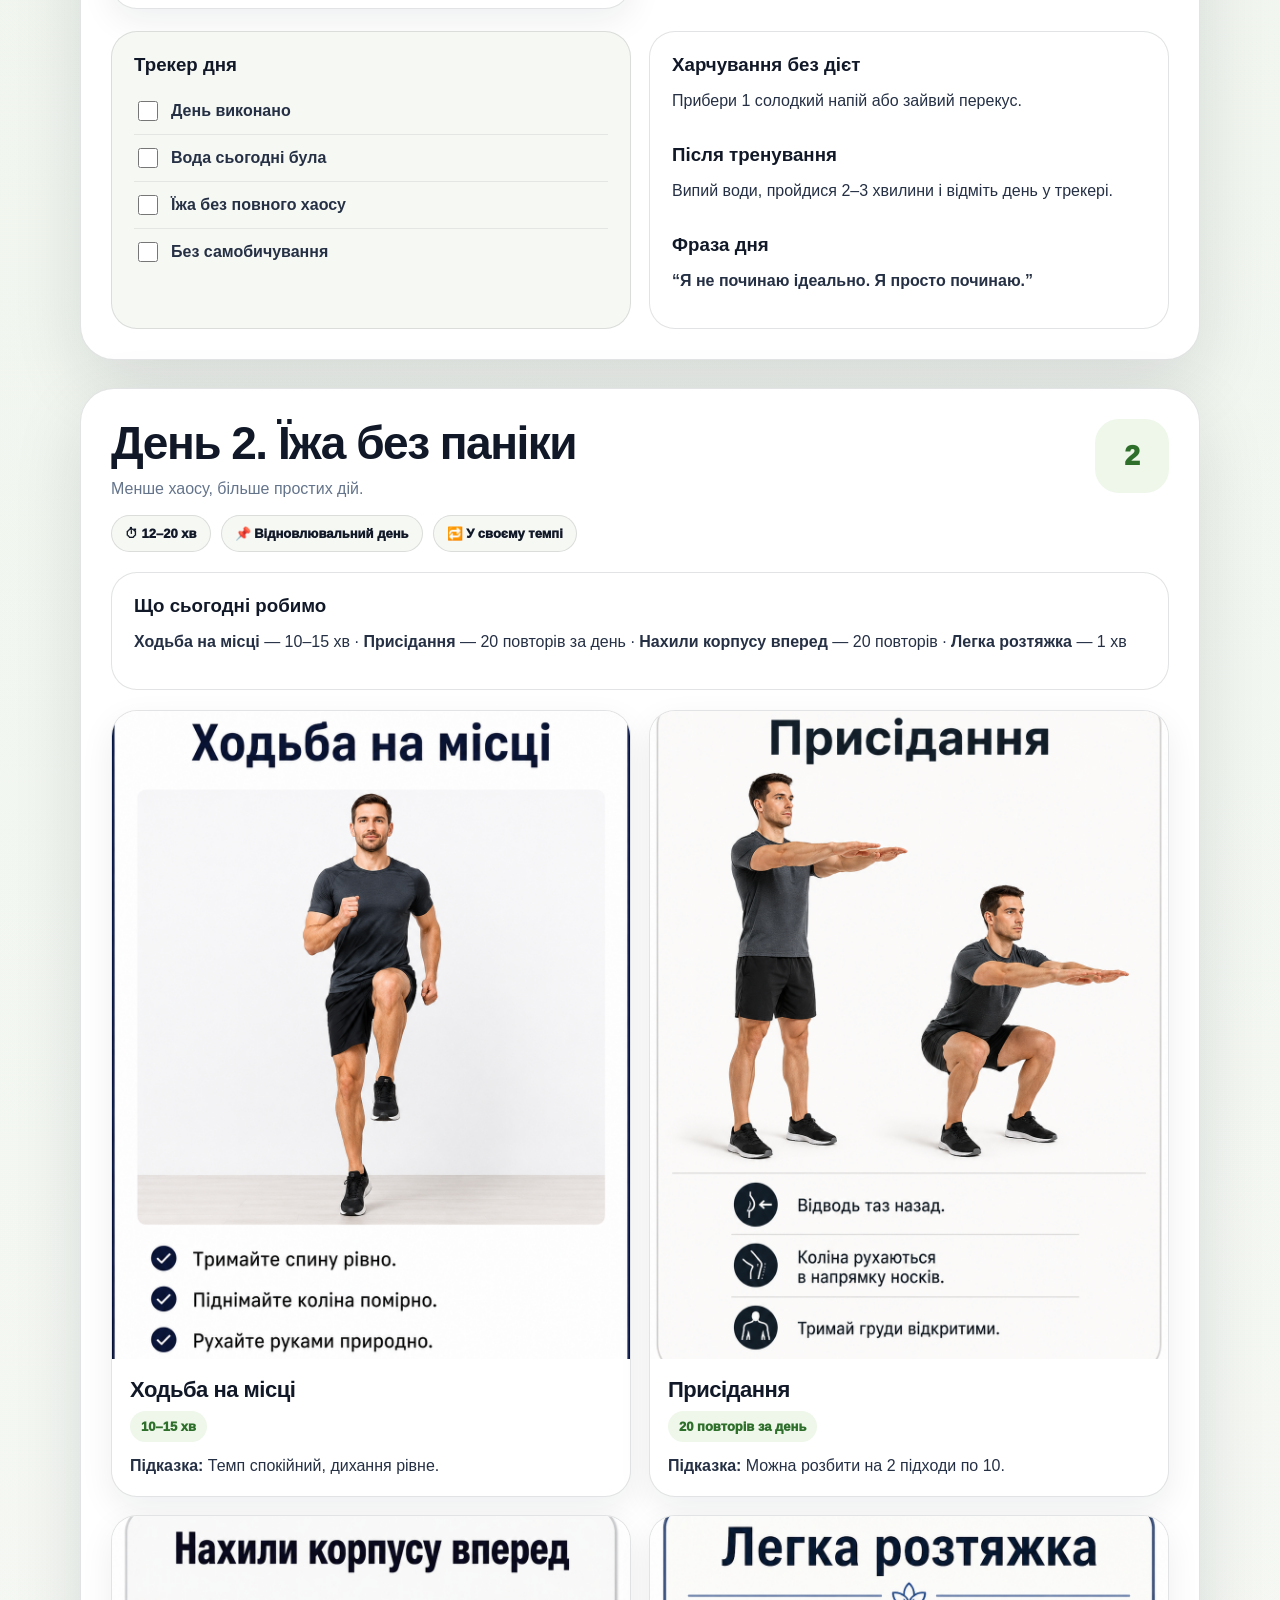
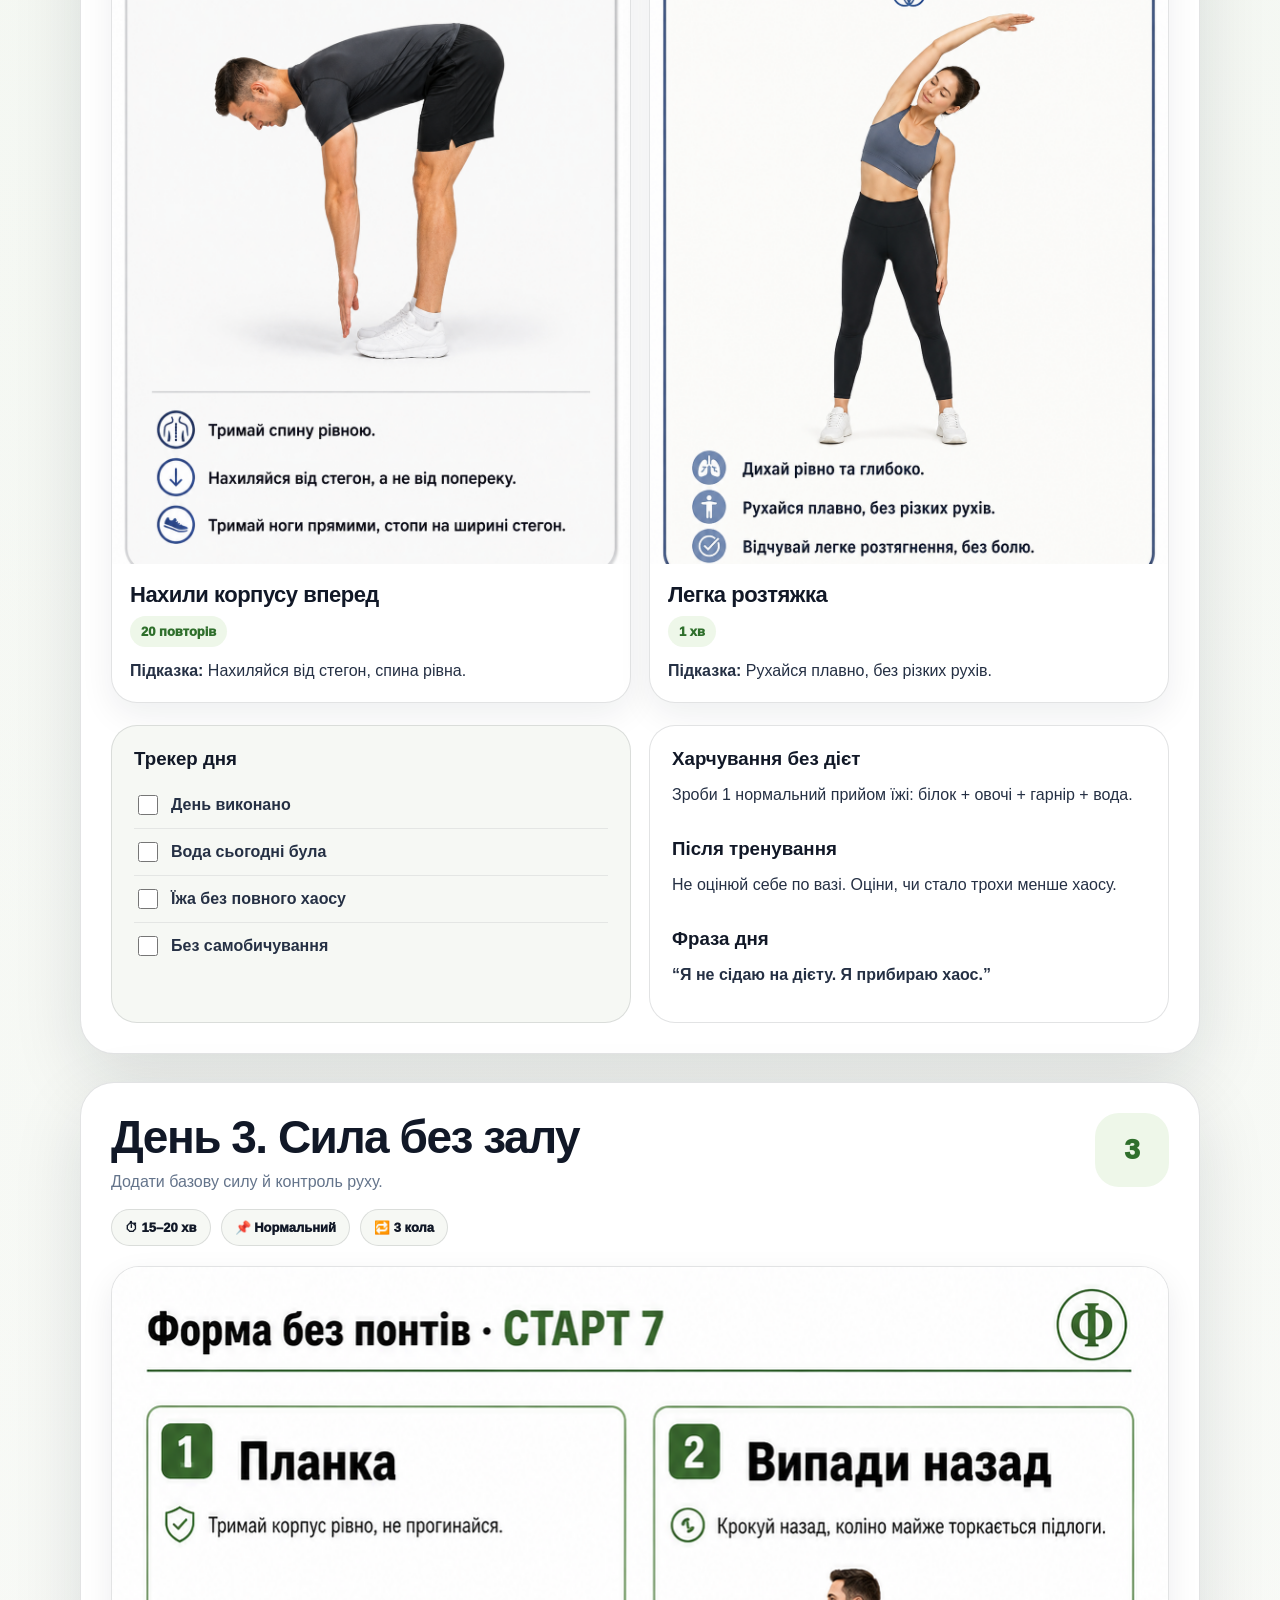
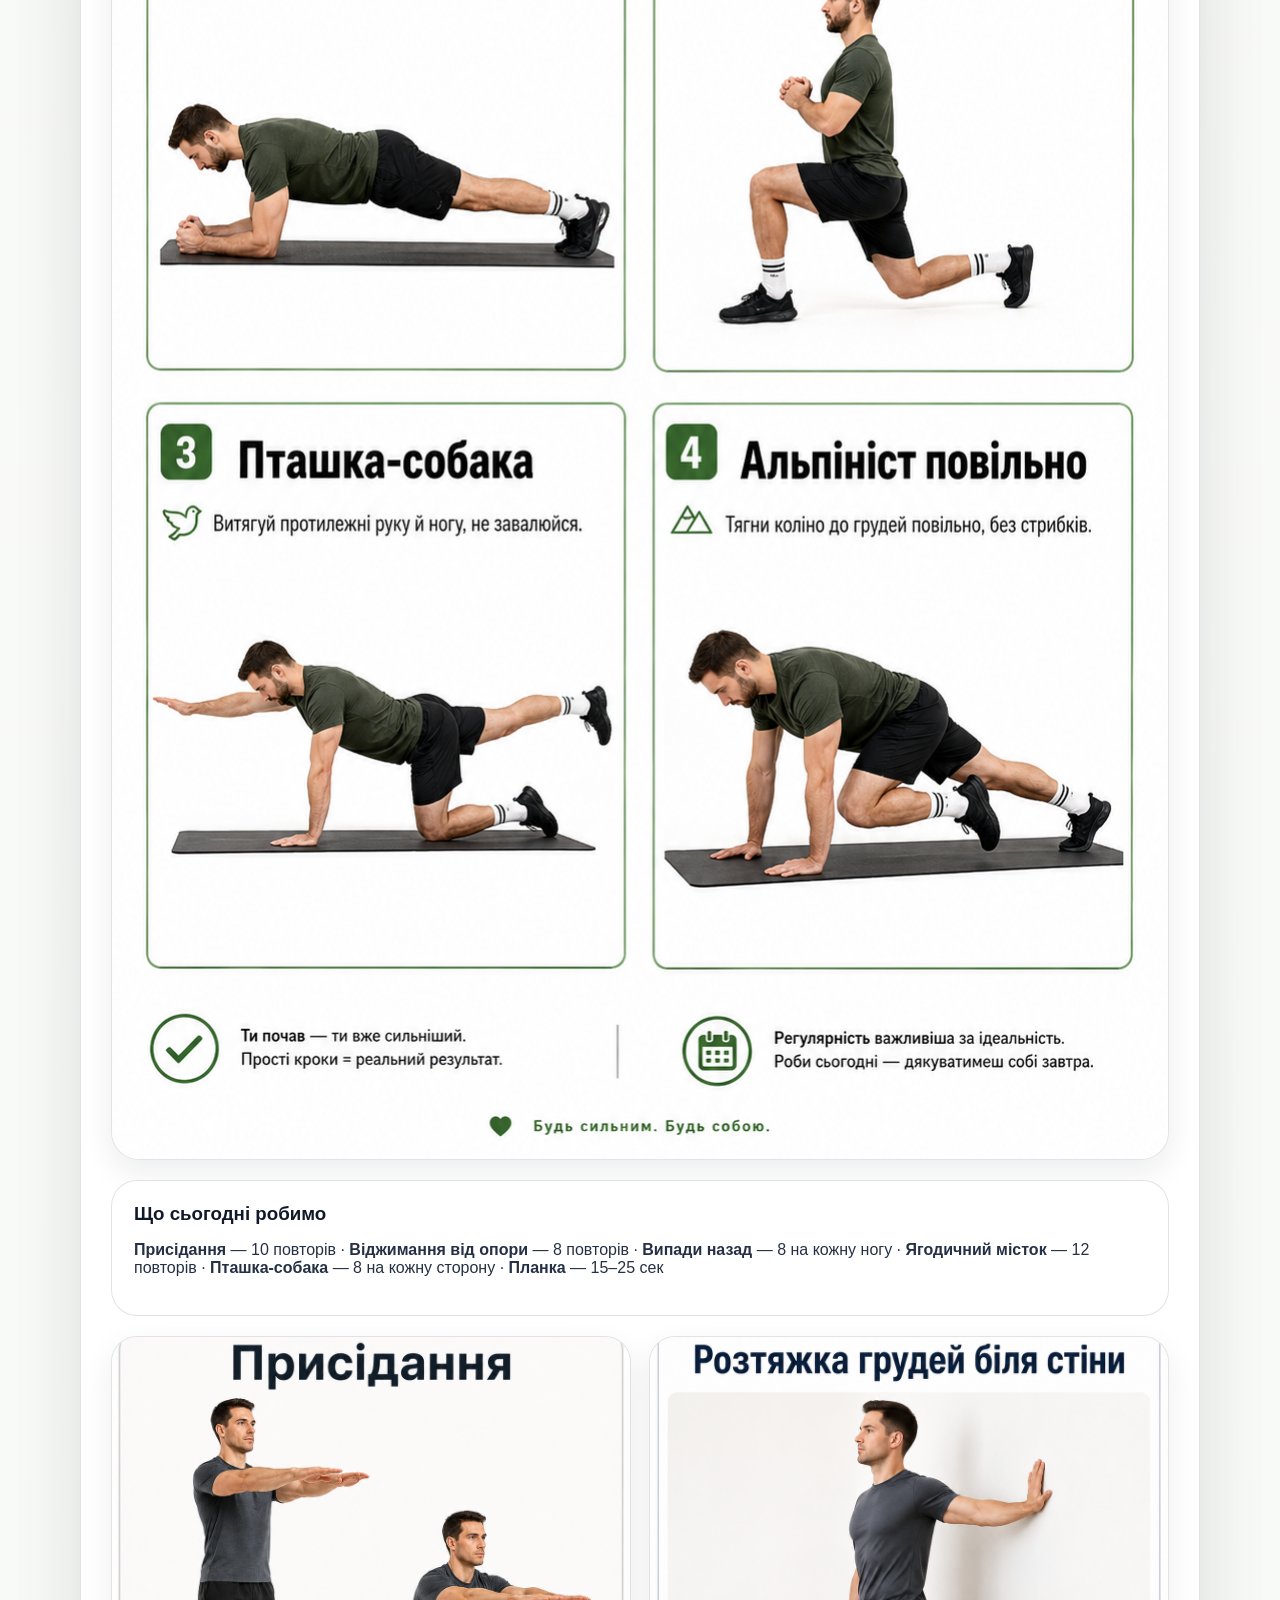
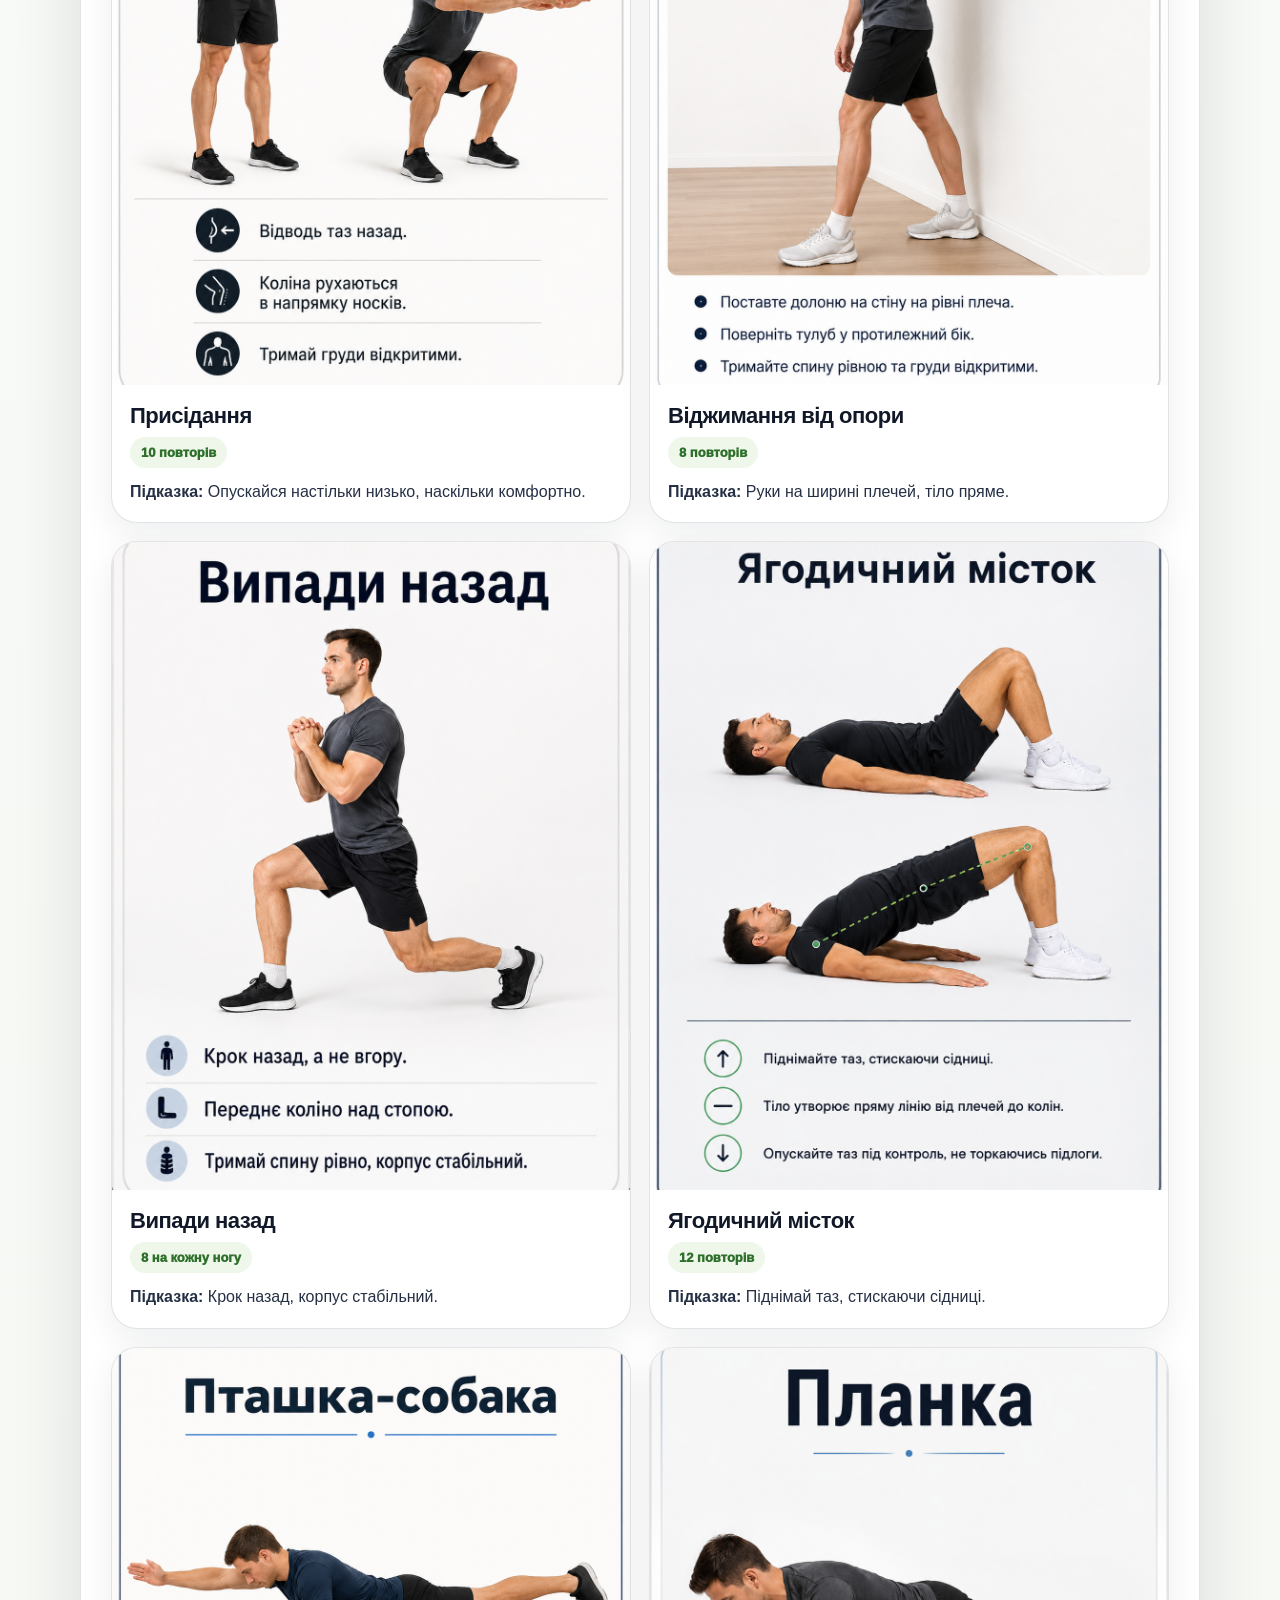
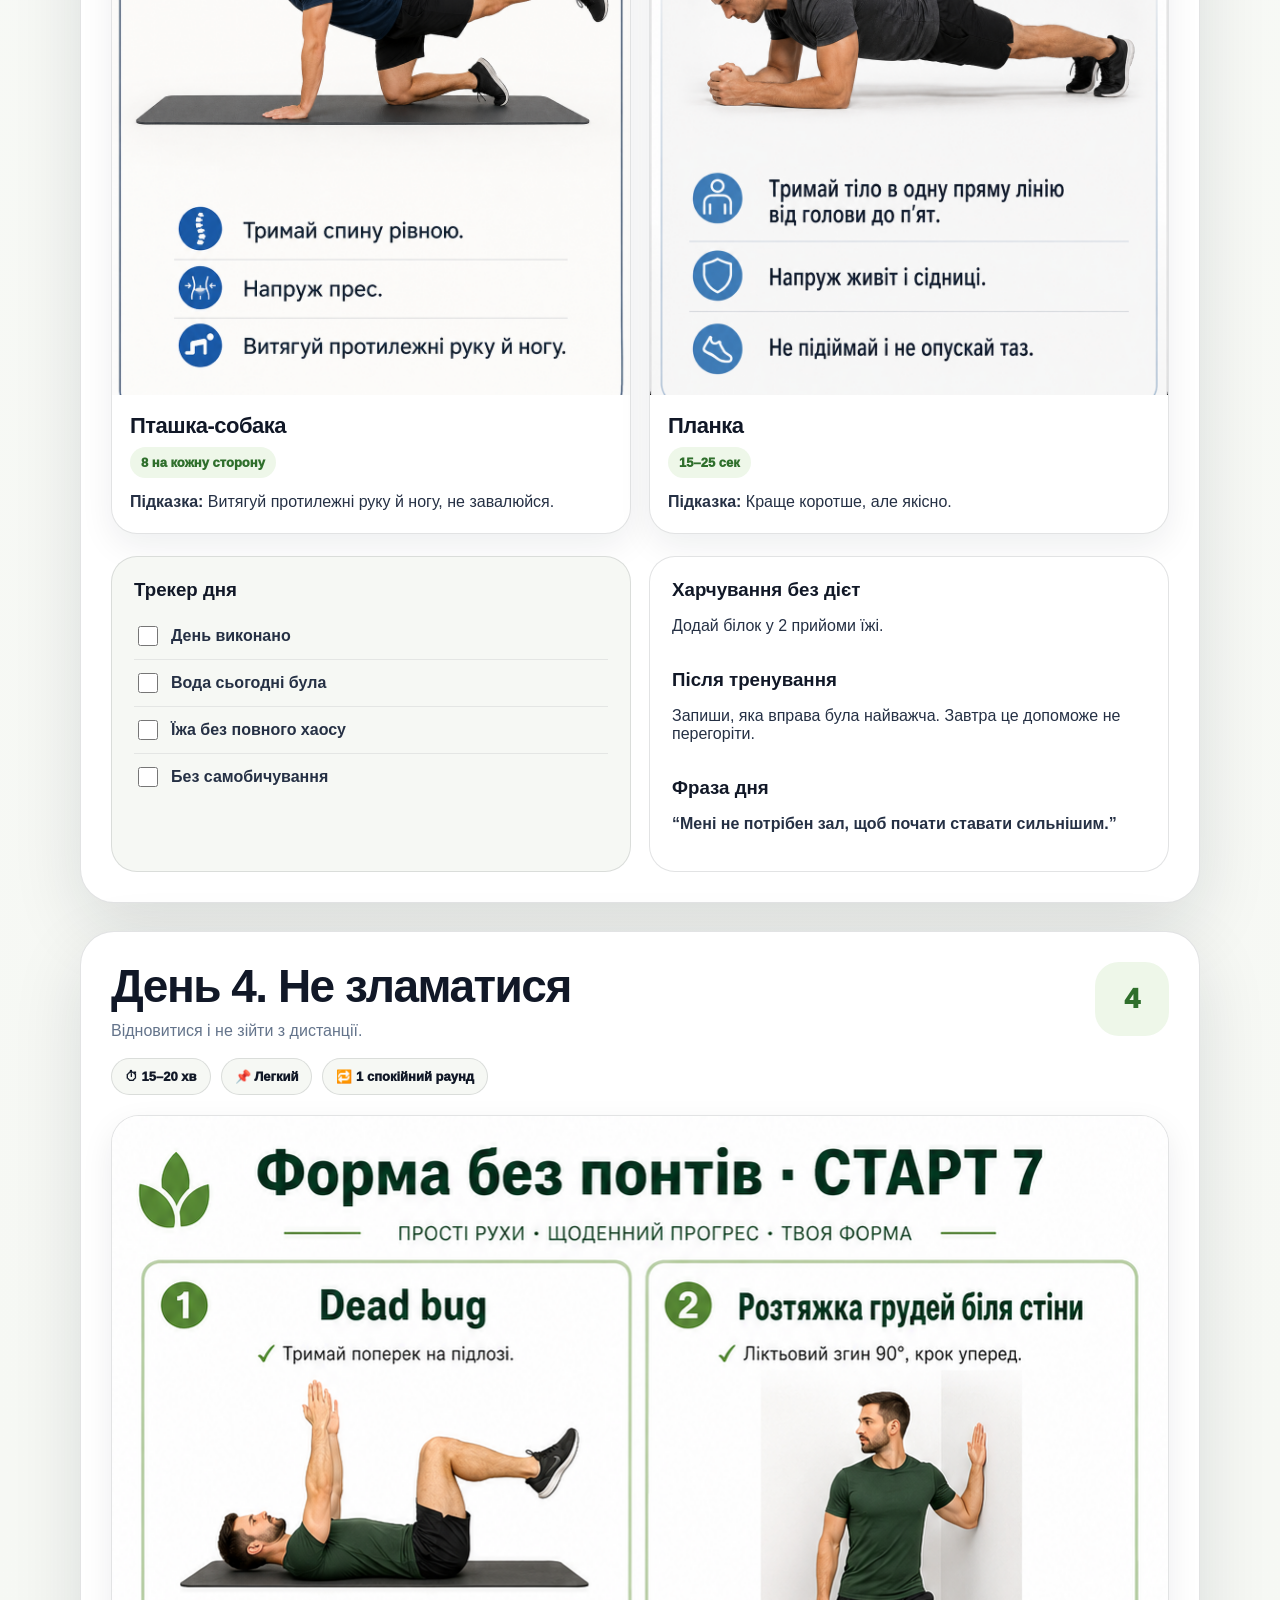
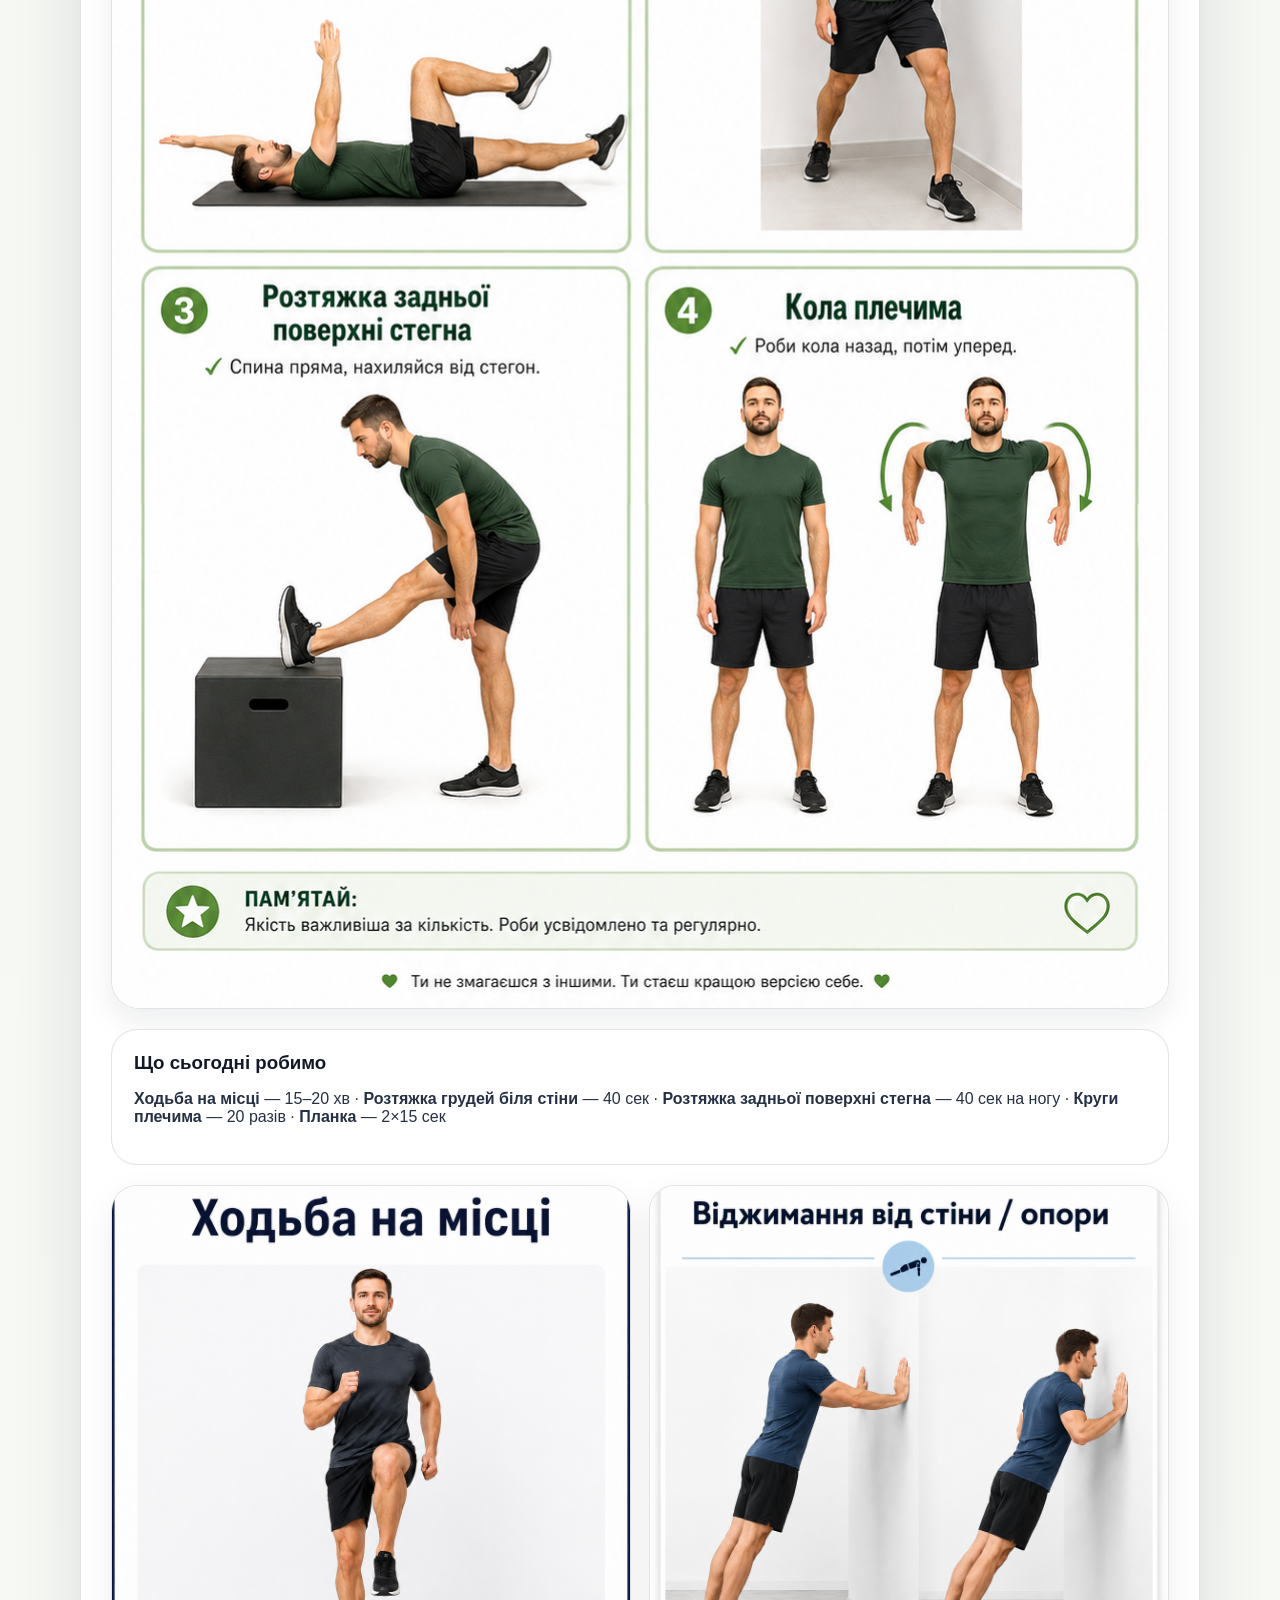
<file: start7.html>
<!DOCTYPE html>
<html lang="uk">
<head>
  <meta charset="UTF-8" />
  <meta name="viewport" content="width=device-width, initial-scale=1.0" />

  <title>СТАРТ 7 — Форма без понтів</title>
  <meta name="description" content="СТАРТ 7 — домашній план тренувань на 7 днів для початку без залу, дієт і понтів." />

  <style>
    :root {
      --bg: #f6f8f4;
      --dark: #111827;
      --dark2: #172033;
      --text: #253044;
      --muted: #64748b;
      --green: #4f8f3a;
      --green2: #2f6f2c;
      --soft: #eef7e9;
      --line: rgba(17, 24, 39, 0.12);
      --card: #ffffff;
      --shadow: 0 24px 70px rgba(15, 23, 42, 0.12);
      --radius: 28px;
    }

    * {
      box-sizing: border-box;
    }

    html {
      scroll-behavior: smooth;
    }

    body {
      margin: 0;
      font-family: Arial, Helvetica, sans-serif;
      color: var(--text);
      background:
        radial-gradient(circle at top left, rgba(79, 143, 58, 0.16), transparent 34%),
        linear-gradient(180deg, #ffffff 0%, var(--bg) 48%, #ffffff 100%);
    }

    a {
      color: inherit;
      text-decoration: none;
    }

    img {
      max-width: 100%;
      display: block;
    }

    .container {
      width: min(1120px, calc(100% - 28px));
      margin: 0 auto;
    }

    .topbar {
      position: sticky;
      top: 0;
      z-index: 50;
      background: rgba(255, 255, 255, 0.94);
      backdrop-filter: blur(16px);
      border-bottom: 1px solid var(--line);
    }

    .nav {
      min-height: 74px;
      display: flex;
      align-items: center;
      justify-content: space-between;
      gap: 14px;
    }

    .brand {
      font-weight: 950;
      font-size: 22px;
      color: var(--dark);
      letter-spacing: -0.8px;
    }

    .brand span {
      color: var(--green);
    }

    .nav-links {
      display: flex;
      align-items: center;
      gap: 14px;
      font-size: 14px;
      font-weight: 900;
      color: var(--muted);
    }

    .nav-links a:hover {
      color: var(--green);
    }

    .menu-btn {
      display: none;
      width: 44px;
      height: 44px;
      border-radius: 14px;
      border: 0;
      background: var(--dark);
      color: #fff;
      font-size: 22px;
      cursor: pointer;
    }

    .btn {
      border: 0;
      cursor: pointer;
      display: inline-flex;
      align-items: center;
      justify-content: center;
      gap: 8px;
      padding: 14px 18px;
      border-radius: 999px;
      font-weight: 950;
      font-size: 14px;
      transition: 0.2s ease;
    }

    .btn.primary {
      background: var(--green);
      color: #fff;
      box-shadow: 0 14px 30px rgba(79, 143, 58, 0.28);
    }

    .btn.dark {
      background: var(--dark);
      color: #fff;
    }

    .btn.light {
      background: #fff;
      color: var(--dark);
      border: 1px solid var(--line);
    }

    .btn:hover {
      transform: translateY(-2px);
    }

    .hero {
      padding: 54px 0 34px;
    }

    .hero-grid {
      display: grid;
      grid-template-columns: 1.05fr 0.95fr;
      gap: 24px;
      align-items: stretch;
    }

    .hero-main {
      min-height: 520px;
      border-radius: 36px;
      padding: 42px;
      color: #fff;
      background:
        radial-gradient(circle at 18% 12%, rgba(79, 143, 58, 0.32), transparent 34%),
        linear-gradient(135deg, #101827 0%, #1b263b 62%, #0f172a 100%);
      box-shadow: var(--shadow);
      display: flex;
      flex-direction: column;
      justify-content: space-between;
      overflow: hidden;
    }

    .hero-side {
      border-radius: 36px;
      padding: 18px;
      background: #fff;
      border: 1px solid var(--line);
      box-shadow: var(--shadow);
    }

    .tag {
      display: inline-flex;
      width: fit-content;
      align-items: center;
      border-radius: 999px;
      padding: 9px 13px;
      background: rgba(79, 143, 58, 0.16);
      color: #b8f7a9;
      font-weight: 950;
      font-size: 13px;
      margin-bottom: 18px;
    }

    .tag.green {
      color: var(--green2);
      background: var(--soft);
    }

    h1 {
      margin: 0;
      font-size: clamp(42px, 7vw, 78px);
      line-height: 0.95;
      letter-spacing: -3px;
    }

    .hero p {
      max-width: 690px;
      margin: 22px 0 0;
      color: rgba(255, 255, 255, 0.78);
      font-size: 18px;
      line-height: 1.65;
    }

    .hero-actions {
      display: flex;
      flex-wrap: wrap;
      gap: 12px;
      margin-top: 26px;
    }

    .stats {
      display: grid;
      grid-template-columns: repeat(3, 1fr);
      gap: 12px;
      margin-top: 32px;
    }

    .stat {
      border-radius: 22px;
      padding: 17px;
      background: rgba(255, 255, 255, 0.08);
      border: 1px solid rgba(255, 255, 255, 0.12);
    }

    .stat strong {
      display: block;
      color: #fff;
      font-size: 28px;
      margin-bottom: 4px;
    }

    .stat span {
      color: rgba(255, 255, 255, 0.68);
      font-size: 13px;
      font-weight: 850;
    }

    .hero-photo {
      border-radius: 28px;
      overflow: hidden;
      border: 1px solid var(--line);
      background: #f8fafc;
    }

    .hero-photo img {
      width: 100%;
      height: 100%;
      object-fit: cover;
    }

    .side-card {
      margin-top: 14px;
      border-radius: 24px;
      padding: 20px;
      background: var(--bg);
      border: 1px solid var(--line);
    }

    .side-card h3 {
      margin: 0 0 10px;
      color: var(--dark);
      font-size: 21px;
      letter-spacing: -0.5px;
    }

    .side-card p {
      margin: 0;
      color: var(--muted);
      line-height: 1.6;
    }

    .progress {
      height: 12px;
      border-radius: 999px;
      background: #dde6d8;
      overflow: hidden;
      margin-top: 13px;
    }

    .progress-fill {
      width: 0%;
      height: 100%;
      border-radius: 999px;
      background: linear-gradient(90deg, var(--green), #9dd98e);
      transition: 0.3s ease;
    }

    .section {
      padding: 42px 0;
    }

    .section-title {
      max-width: 820px;
      margin: 0 auto 24px;
      text-align: center;
    }

    .section-title h2 {
      margin: 0 0 12px;
      color: var(--dark);
      font-size: clamp(30px, 5vw, 54px);
      line-height: 1.05;
      letter-spacing: -1.8px;
    }

    .section-title p {
      margin: 0;
      color: var(--muted);
      line-height: 1.7;
      font-size: 17px;
    }

    .grid-2 {
      display: grid;
      grid-template-columns: repeat(2, 1fr);
      gap: 18px;
    }

    .grid-3 {
      display: grid;
      grid-template-columns: repeat(3, 1fr);
      gap: 18px;
    }

    .info-card {
      padding: 24px;
      border-radius: var(--radius);
      background: #fff;
      border: 1px solid var(--line);
      box-shadow: 0 14px 44px rgba(15, 23, 42, 0.07);
    }

    .info-card.green {
      background: #f0f9eb;
    }

    .info-card.orange {
      background: #fff7ed;
    }

    .info-card.blue {
      background: #eff6ff;
    }

    .info-card h3 {
      margin: 0 0 12px;
      color: var(--dark);
      font-size: 22px;
      letter-spacing: -0.5px;
    }

    .info-card p,
    .info-card li {
      line-height: 1.65;
      color: var(--text);
    }

    .info-card ul {
      margin: 0;
      padding-left: 20px;
    }

    .days-tabs {
      position: sticky;
      top: 74px;
      z-index: 40;
      display: flex;
      gap: 10px;
      overflow-x: auto;
      padding: 9px 0 16px;
      background: rgba(246, 248, 244, 0.94);
      backdrop-filter: blur(14px);
    }

    .day-tab {
      flex: 0 0 auto;
      border: 1px solid var(--line);
      background: #fff;
      color: var(--dark);
      border-radius: 999px;
      padding: 12px 16px;
      font-weight: 950;
      cursor: pointer;
    }

    .day-tab.active {
      background: var(--dark);
      color: #fff;
      border-color: var(--dark);
    }

    .day {
      scroll-margin-top: 150px;
      margin-bottom: 28px;
      border-radius: 34px;
      padding: 30px;
      background: #fff;
      border: 1px solid var(--line);
      box-shadow: var(--shadow);
    }

    .day-header {
      display: grid;
      grid-template-columns: 1fr auto;
      gap: 16px;
      align-items: start;
      margin-bottom: 20px;
    }

    .day-number {
      width: 74px;
      height: 74px;
      border-radius: 24px;
      background: var(--soft);
      color: var(--green2);
      display: grid;
      place-items: center;
      font-size: 28px;
      font-weight: 950;
    }

    .day h2 {
      margin: 0 0 8px;
      color: var(--dark);
      font-size: clamp(28px, 5vw, 46px);
      letter-spacing: -1.5px;
      line-height: 1.05;
    }

    .day-lead {
      margin: 0;
      color: var(--muted);
      font-size: 16px;
      line-height: 1.6;
    }

    .meta {
      display: flex;
      flex-wrap: wrap;
      gap: 10px;
      margin-top: 14px;
    }

    .pill {
      border-radius: 999px;
      padding: 10px 13px;
      background: var(--bg);
      border: 1px solid var(--line);
      color: var(--dark);
      font-size: 13px;
      font-weight: 950;
    }

    .featured {
      margin: 20px 0;
      border-radius: 28px;
      overflow: hidden;
      border: 1px solid var(--line);
      background: #fff;
      box-shadow: 0 12px 32px rgba(15, 23, 42, 0.08);
    }

    .featured img {
      width: 100%;
      object-fit: cover;
    }

    .exercise-grid {
      display: grid;
      grid-template-columns: repeat(2, 1fr);
      gap: 18px;
      margin-top: 20px;
    }

    .exercise-card {
      overflow: hidden;
      border-radius: 26px;
      background: #fff;
      border: 1px solid var(--line);
      box-shadow: 0 12px 34px rgba(15, 23, 42, 0.07);
    }

    .exercise-card img {
      width: 100%;
      aspect-ratio: 4 / 5;
      object-fit: cover;
      object-position: center;
      background: #f8fafc;
    }

    .exercise-body {
      padding: 18px;
    }

    .exercise-body h3 {
      margin: 0 0 8px;
      color: var(--dark);
      font-size: 22px;
      letter-spacing: -0.5px;
    }

    .amount {
      display: inline-flex;
      margin-bottom: 12px;
      border-radius: 999px;
      padding: 8px 11px;
      background: var(--soft);
      color: var(--green2);
      font-weight: 950;
      font-size: 13px;
    }

    .exercise-body p {
      margin: 0;
      line-height: 1.55;
      color: var(--text);
    }

    .day-bottom {
      display: grid;
      grid-template-columns: 1fr 1fr;
      gap: 18px;
      margin-top: 22px;
    }

    .tracker,
    .note-box {
      border-radius: 26px;
      padding: 22px;
      background: var(--bg);
      border: 1px solid var(--line);
    }

    .note-box {
      background: #fff;
    }

    .tracker h3,
    .note-box h3 {
      margin: 0 0 12px;
      color: var(--dark);
    }

    .check-row {
      display: flex;
      align-items: center;
      gap: 10px;
      padding: 10px 0;
      border-bottom: 1px solid rgba(15, 23, 42, 0.08);
      font-weight: 850;
      color: var(--text);
    }

    .check-row:last-child {
      border-bottom: 0;
    }

    .check-row input {
      width: 20px;
      height: 20px;
      accent-color: var(--green);
    }

    .cta {
      border-radius: 34px;
      padding: 36px;
      color: #fff;
      background:
        radial-gradient(circle at top left, rgba(79, 143, 58, 0.28), transparent 35%),
        linear-gradient(135deg, #0f172a 0%, #1b263b 100%);
      box-shadow: var(--shadow);
      display: grid;
      grid-template-columns: 1fr auto;
      gap: 24px;
      align-items: center;
    }

    .cta h2 {
      margin: 0 0 10px;
      font-size: clamp(30px, 5vw, 52px);
      letter-spacing: -1.6px;
      line-height: 1.05;
    }

    .cta p {
      margin: 0;
      color: rgba(255, 255, 255, 0.74);
      line-height: 1.65;
    }

    .footer {
      padding: 30px 0 52px;
      text-align: center;
      color: var(--muted);
      font-weight: 850;
    }

    .image-missing {
      padding: 20px;
      background: #fff1f2;
      color: #9f1239;
      border: 1px solid #fecdd3;
      border-radius: 18px;
      font-weight: 900;
    }

    @media (max-width: 900px) {
      .hero-grid,
      .grid-2,
      .grid-3,
      .exercise-grid,
      .day-bottom,
      .cta {
        grid-template-columns: 1fr;
      }

      .nav-links {
        position: absolute;
        top: 82px;
        left: 14px;
        right: 14px;
        display: none;
        flex-direction: column;
        align-items: stretch;
        padding: 16px;
        border-radius: 24px;
        background: #fff;
        border: 1px solid var(--line);
        box-shadow: var(--shadow);
      }

      .nav-links.active {
        display: flex;
      }

      .nav-links a {
        padding: 12px 10px;
      }

      .menu-btn {
        display: inline-flex;
        align-items: center;
        justify-content: center;
      }

      .hero-main {
        min-height: auto;
        padding: 28px;
      }

      .stats {
        grid-template-columns: 1fr;
      }

      .day {
        padding: 22px;
      }

      .day-header {
        grid-template-columns: 1fr;
      }
    }

    @media (max-width: 560px) {
      .container {
        width: min(100% - 22px, 1120px);
      }

      .hero {
        padding-top: 30px;
      }

      .hero-actions .btn,
      .cta .btn {
        width: 100%;
      }

      .hero-main,
      .hero-side,
      .day,
      .cta {
        border-radius: 26px;
      }

      h1 {
        letter-spacing: -2px;
      }

      .exercise-card img {
        aspect-ratio: 1 / 1;
      }

      .nav {
        min-height: 68px;
      }

      .brand {
        font-size: 20px;
      }
    }
  </style>
</head>

<body>
  <header class="topbar">
    <div class="container nav">
      <a class="brand" href="index.html">Форма <span>без понтів</span></a>

      <nav class="nav-links" id="navLinks">
        <a href="#start">Старт</a>
        <a href="#before">Перед стартом</a>
        <a href="#days">7 днів</a>
        <a href="#after">Після 7 днів</a>
        <a href="index.html#contact">Заявка</a>
      </nav>

      <button class="menu-btn" type="button" id="menuBtn" aria-label="Відкрити меню">☰</button>
    </div>
  </header>

  <main id="start">
    <section class="hero">
      <div class="container hero-grid">
        <div class="hero-main">
          <div>
            <div class="tag">СТАРТ 7 · Безкоштовний план</div>
            <h1>7 днів, щоб почати без хаосу</h1>
            <p>
              Простий домашній старт: вправи з нормальними картинками,
              підказки по техніці, харчування без дієт, трекер і зрозумілий шлях на кожен день.
            </p>

            <div class="hero-actions">
              <a class="btn primary" href="#days">Почати з Дня 1</a>
              <a class="btn light" href="index.html">На головний сайт</a>
              <a class="btn dark" href="index.html#contact">Залишити заявку</a>
            </div>
          </div>

          <div class="stats">
            <div class="stat">
              <strong>7</strong>
              <span>днів старту</span>
            </div>
            <div class="stat">
              <strong>10–25</strong>
              <span>хвилин на день</span>
            </div>
            <div class="stat">
              <strong>0</strong>
              <span>залів і понтів</span>
            </div>
          </div>
        </div>

        <aside class="hero-side">
          <div class="hero-photo">
            <img src="start7-img/F260B720-B651-4429-98F7-0B8CC46AE5A4.png" alt="Форма без понтів старт 7" />
          </div>

          <div class="side-card">
            <h3>Твій прогрес</h3>
            <p>Відмічай виконані дні. Сайт запам’ятає галочки на цьому пристрої.</p>
            <div class="progress">
              <div class="progress-fill" id="progressFill"></div>
            </div>
            <p style="margin-top:10px; font-weight:950; color:#111827;" id="progressText">0 з 7 днів виконано</p>
          </div>

          <div class="side-card">
            <h3>Головне правило</h3>
            <p>Краще зробити просту версію, ніж ідеально нічого не зробити.</p>
          </div>
        </aside>
      </div>
    </section>

    <section class="section" id="before">
      <div class="container">
        <div class="section-title">
          <div class="tag green">Перед стартом</div>
          <h2>Як не зірватися в перші дні</h2>
          <p>
            Цей план не про “вбитися”. Він про те, щоб спокійно ввійти в режим і не перегоріти.
          </p>
        </div>

        <div class="grid-2">
          <article class="info-card orange">
            <h3>Як не перегоріти</h3>
            <ul>
              <li>Не намагайся зробити ідеально з першого дня.</li>
              <li>Краще 10 хв легко, ніж один раз “вмерти” і кинути.</li>
              <li>Твоя задача — ввійти в ритм, а не довести себе до виснаження.</li>
            </ul>
          </article>

          <article class="info-card green">
            <h3>Як обрати рівень</h3>
            <ul>
              <li><strong>Легкий:</strong> менше повторів, довші паузи.</li>
              <li><strong>Нормальний:</strong> робиш як написано.</li>
              <li><strong>Важчий:</strong> додаєш 1 коло або верхню межу повторів.</li>
            </ul>
          </article>

          <article class="info-card blue">
            <h3>Коли зупинитися</h3>
            <ul>
              <li>Різкий біль.</li>
              <li>Запаморочення.</li>
              <li>Нудота або сильна слабкість.</li>
              <li>Біль у грудях або сильна нестача повітря.</li>
            </ul>
          </article>

          <article class="info-card">
            <h3>Якщо зовсім немає сил</h3>
            <ul>
              <li>Зроби 5–10 хв руху.</li>
              <li>Візьми тільки 2–3 вправи.</li>
              <li>Зменш повтори вдвічі.</li>
              <li>Головне — не випадати з ритму.</li>
            </ul>
          </article>
        </div>
      </div>
    </section>

    <section class="section" id="days">
      <div class="container">
        <div class="section-title">
          <div class="tag green">План</div>
          <h2>СТАРТ 7 по днях</h2>
          <p>Обирай день, дивись вправи, виконуй у своєму темпі і відмічай прогрес.</p>
        </div>

        <div class="days-tabs" id="daysTabs"></div>
        <div id="daysContainer"></div>
      </div>
    </section>

    <section class="section" id="after">
      <div class="container">
        <div class="cta">
          <div>
            <h2>Що робити після 7 днів?</h2>
            <p>
              Якщо було важко — повтори СТАРТ ще раз. Якщо режим зайшов —
              переходь на 21 день. Якщо хочеш повну систему з харчуванням —
              обирай 30 днів фітнесу + меню.
            </p>
          </div>

          <div style="display:grid; gap:10px;">
            <a class="btn primary" href="index.html#contact">Залишити заявку</a>
            <a class="btn light" href="index.html">На головний сайт</a>
          </div>
        </div>
      </div>
    </section>
  </main>

  <footer class="footer">
    Форма без понтів · СТАРТ 7 · Домашні тренування · Без залу
  </footer>

  <script>
    const img = (file) => `start7-img/${file}`;

    const imageFiles = {
      day1Basic: img("F260B720-B651-4429-98F7-0B8CC46AE5A4.png"),
      deadbug: img("013FF621-DBEF-4C9C-B406-C2FED6D7A60F.png"),
      stretch: img("056C3583-CCE0-449B-83B4-842E3EC7FEFD.png"),
      bend: img("9A973A9D-BFBC-4D98-9852-EFE836071F0B.png"),
      climber: img("FDCAEE29-F35F-480A-BC78-EEF46979F663.png"),
      shoulders: img("584DE5DE-3597-4527-B881-1EDB900BE39D.png"),
      birddog: img("F248D05E-0293-4741-B2D3-75F014FBD3AA.png"),
      plank: img("225EA0E1-D851-469C-ADB3-A2F97F40F220.png"),
      hamstring: img("48E3AAE5-08B5-496A-88E9-46615BDB9757.png"),
      lunge: img("7EBD1920-30E8-4659-855B-B07549696EA2.png"),
      chest: img("A93DD7F2-91C6-4FC6-BD9F-F4A7C0E5C86C.png"),
      push: img("9092DABA-AE28-40D4-90F2-233DEA6AA665.png"),
      squat: img("9C06E51D-9B44-45EB-87DE-F5438377B135.png"),
      bridge: img("9A3620A1-1637-4734-9FFD-DED8A8B48E3E.png"),
      walk: img("5F2C8722-FA2D-4BBB-BD5A-3F02155D070A.png"),
      day3Core: img("80D08FAA-4757-45DE-BDF1-DF9930FBE71A.png"),
      day4Recovery: img("EFDC386E-6774-42BF-8C25-61B5AD8EBEB5.png")
    };

    const days = [
      {
        id: 1,
        title: "Я почав",
        goal: "Просто ввійти в режим без стресу.",
        time: "10–15 хв",
        level: "Легкий старт",
        format: "2 кола",
        featured: imageFiles.day1Basic,
        nutrition: "Прибери 1 солодкий напій або зайвий перекус.",
        phrase: "Я не починаю ідеально. Я просто починаю.",
        after: "Випий води, пройдися 2–3 хвилини і відміть день у трекері.",
        exercises: [
          ["Ходьба на місці", "60 сек", "Тримай спину рівно, крокуй ритмічно.", imageFiles.walk],
          ["Присідання", "10 повторів", "Таз назад, коліна в напрямку стоп.", imageFiles.squat],
          ["Віджимання від стіни / опори", "8 повторів", "Тіло рівне, лікті згинаються контрольовано.", imageFiles.push],
          ["Ягодичний місток", "12 повторів", "Стискай сідниці, не прогинай поперек.", imageFiles.bridge],
          ["Планка", "15 сек", "Тіло в одну лінію, живіт напружений.", imageFiles.plank]
        ]
      },
      {
        id: 2,
        title: "Їжа без паніки",
        goal: "Менше хаосу, більше простих дій.",
        time: "12–20 хв",
        level: "Відновлювальний день",
        format: "У своєму темпі",
        featured: null,
        nutrition: "Зроби 1 нормальний прийом їжі: білок + овочі + гарнір + вода.",
        phrase: "Я не сідаю на дієту. Я прибираю хаос.",
        after: "Не оцінюй себе по вазі. Оціни, чи стало трохи менше хаосу.",
        exercises: [
          ["Ходьба на місці", "10–15 хв", "Темп спокійний, дихання рівне.", imageFiles.walk],
          ["Присідання", "20 повторів за день", "Можна розбити на 2 підходи по 10.", imageFiles.squat],
          ["Нахили корпусу вперед", "20 повторів", "Нахиляйся від стегон, спина рівна.", imageFiles.bend],
          ["Легка розтяжка", "1 хв", "Рухайся плавно, без різких рухів.", imageFiles.stretch]
        ]
      },
      {
        id: 3,
        title: "Сила без залу",
        goal: "Додати базову силу й контроль руху.",
        time: "15–20 хв",
        level: "Нормальний",
        format: "3 кола",
        featured: imageFiles.day3Core,
        nutrition: "Додай білок у 2 прийоми їжі.",
        phrase: "Мені не потрібен зал, щоб почати ставати сильнішим.",
        after: "Запиши, яка вправа була найважча. Завтра це допоможе не перегоріти.",
        exercises: [
          ["Присідання", "10 повторів", "Опускайся настільки низько, наскільки комфортно.", imageFiles.squat],
          ["Віджимання від опори", "8 повторів", "Руки на ширині плечей, тіло пряме.", imageFiles.push],
          ["Випади назад", "8 на кожну ногу", "Крок назад, корпус стабільний.", imageFiles.lunge],
          ["Ягодичний місток", "12 повторів", "Піднімай таз, стискаючи сідниці.", imageFiles.bridge],
          ["Пташка-собака", "8 на кожну сторону", "Витягуй протилежні руку й ногу, не завалюйся.", imageFiles.birddog],
          ["Планка", "15–25 сек", "Краще коротше, але якісно.", imageFiles.plank]
        ]
      },
      {
        id: 4,
        title: "Не зламатися",
        goal: "Відновитися і не зійти з дистанції.",
        time: "15–20 хв",
        level: "Легкий",
        format: "1 спокійний раунд",
        featured: imageFiles.day4Recovery,
        nutrition: "Випий 1–2 склянки води додатково до звичного.",
        phrase: "Відновлення — це не слабкість. Це частина плану.",
        after: "Сьогодні твоя перемога — не навантаження, а те, що ти не злився.",
        exercises: [
          ["Ходьба на місці", "15–20 хв", "Спокійний темп, без гонки.", imageFiles.walk],
          ["Розтяжка грудей біля стіни", "40 сек", "Плечі опущені, груди відкриті.", imageFiles.chest],
          ["Розтяжка задньої поверхні стегна", "40 сек на ногу", "Спина рівна, не пружинь.", imageFiles.hamstring],
          ["Круги плечима", "20 разів", "Рухай плечима плавно назад і вперед.", imageFiles.shoulders],
          ["Планка", "2×15 сек", "Легка версія теж рахується.", imageFiles.plank]
        ]
      },
      {
        id: 5,
        title: "Тіло прокинулось",
        goal: "Трохи підняти темп і відчути тонус.",
        time: "15–22 хв",
        level: "Нормальний+",
        format: "3 раунди",
        featured: null,
        nutrition: "Перед перекусом запитай себе: “Я голодний чи просто тягне щось пожувати?”",
        phrase: "Форма стоїть не через генетику. Часто вона стоїть через хаос.",
        after: "Після тренування не компенсуй усе хаотичною їжею. Просто повернись до нормального прийому їжі.",
        exercises: [
          ["Швидка ходьба", "45 сек", "Швидше, але без задишки.", imageFiles.walk],
          ["Присідання", "12 повторів", "Працюй у стабільному темпі.", imageFiles.squat],
          ["Альпініст повільно", "20 сек", "Коліно до грудей повільно, без стрибків.", imageFiles.climber],
          ["Віджимання від опори", "8–10 повторів", "Краще чиста техніка, ніж зайві повтори.", imageFiles.push],
          ["Ягодичний місток", "15 повторів", "Пауза у верхній точці 1 сек.", imageFiles.bridge],
          ["Мертвий жук", "10 повторів", "Поперек притиснутий до підлоги.", imageFiles.deadbug]
        ]
      },
      {
        id: 6,
        title: "Контроль без фанатизму",
        goal: "Закріпити режим і оцінити прогрес.",
        time: "12–18 хв",
        level: "Контрольний день",
        format: "2 підходи + розтяжка",
        featured: null,
        nutrition: "Перевір себе: чи менше хаосу в їжі? чи стало легше почати?",
        phrase: "Мій прогрес — не тільки вага. Мій прогрес — що я не злився.",
        after: "Відміть не тільки вправи, а й самопочуття. Це важливіше за цифру на вазі.",
        exercises: [
          ["Ходьба на місці", "10 хв", "Просто розійдись і ввімкни тіло.", imageFiles.walk],
          ["Присідання", "2×10", "Між підходами пауза 30–45 сек.", imageFiles.squat],
          ["Віджимання від стіни", "2×8", "Тримай корпус рівним.", imageFiles.push],
          ["Планка", "2×15–25 сек", "Зупинися до втрати техніки.", imageFiles.plank],
          ["Легка розтяжка", "3 хв", "Плечі, спина, ноги — без болю.", imageFiles.stretch]
        ]
      },
      {
        id: 7,
        title: "Що далі?",
        goal: "Завершити старт і вибрати наступний крок.",
        time: "15–20 хв",
        level: "Фінальний день",
        format: "2–3 кола",
        featured: imageFiles.day1Basic,
        nutrition: "Підбий підсумок: що було легше за все і що хочеш зберегти далі?",
        phrase: "Я не шукаю мотивацію. Я будую просту систему.",
        after: "Якщо було важко — повтори тиждень. Якщо нормально — переходь на 21 день.",
        exercises: [
          ["Ходьба на місці", "60 сек", "Розминка перед фінальним колом.", imageFiles.walk],
          ["Присідання", "12 повторів", "Рух рівний і впевнений.", imageFiles.squat],
          ["Віджимання від опори", "8–10 повторів", "Роби свою чесну кількість.", imageFiles.push],
          ["Випади назад", "8 на ногу", "Контроль коліна і рівноваги.", imageFiles.lunge],
          ["Ягодичний місток", "15 повторів", "Стискай сідниці у верхній точці.", imageFiles.bridge],
          ["Планка", "20 сек", "Тіло в одну лінію.", imageFiles.plank]
        ]
      }
    ];

    const daysTabs = document.getElementById("daysTabs");
    const daysContainer = document.getElementById("daysContainer");
    const progressFill = document.getElementById("progressFill");
    const progressText = document.getElementById("progressText");

    function getProgress() {
      try {
        return JSON.parse(localStorage.getItem("fbp_start7_progress") || "{}");
      } catch {
        return {};
      }
    }

    function saveProgress(progress) {
      localStorage.setItem("fbp_start7_progress", JSON.stringify(progress));
    }

    function updateProgress() {
      const progress = getProgress();
      const completed = days.filter(day => progress[`day-${day.id}`]).length;
      const percent = Math.round((completed / days.length) * 100);

      progressFill.style.width = `${percent}%`;
      progressText.textContent = `${completed} з 7 днів виконано`;
    }

    function imageTag(src, alt) {
      return `
        <img
          src="${src}"
          alt="${alt}"
          loading="eager"
          onerror="this.outerHTML='<div class=&quot;image-missing&quot;>Картинка не знайдена. Перевір назву файлу в GitHub.</div>'"
        >
      `;
    }

    function renderTabs() {
      daysTabs.innerHTML = days.map(day => `
        <button class="day-tab" type="button" data-target="day-${day.id}">
          День ${day.id}
        </button>
      `).join("");

      document.querySelectorAll(".day-tab").forEach(button => {
        button.addEventListener("click", () => {
          document.querySelectorAll(".day-tab").forEach(btn => btn.classList.remove("active"));
          button.classList.add("active");

          const target = document.getElementById(button.dataset.target);
          if (target) {
            target.scrollIntoView({ behavior: "smooth", block: "start" });
          }
        });
      });

      const first = document.querySelector(".day-tab");
      if (first) first.classList.add("active");
    }

    function renderDays() {
      const progress = getProgress();

      daysContainer.innerHTML = days.map(day => `
        <article class="day" id="day-${day.id}">
          <div class="day-header">
            <div>
              <h2>День ${day.id}. ${day.title}</h2>
              <p class="day-lead">${day.goal}</p>

              <div class="meta">
                <span class="pill">⏱ ${day.time}</span>
                <span class="pill">📌 ${day.level}</span>
                <span class="pill">🔁 ${day.format}</span>
              </div>
            </div>

            <div class="day-number">${day.id}</div>
          </div>

          ${day.featured ? `
            <div class="featured">
              ${imageTag(day.featured, `День ${day.id} — ${day.title}`)}
            </div>
          ` : ""}

          <div class="note-box">
            <h3>Що сьогодні робимо</h3>
            <p>
              ${day.exercises.map(item => `<strong>${item[0]}</strong> — ${item[1]}`).join(" · ")}
            </p>
          </div>

          <div class="exercise-grid">
            ${day.exercises.map(item => {
              const [name, amount, tip, image] = item;

              return `
                <article class="exercise-card">
                  ${imageTag(image, name)}

                  <div class="exercise-body">
                    <h3>${name}</h3>
                    <span class="amount">${amount}</span>
                    <p><strong>Підказка:</strong> ${tip}</p>
                  </div>
                </article>
              `;
            }).join("")}
          </div>

          <div class="day-bottom">
            <div class="tracker">
              <h3>Трекер дня</h3>

              <label class="check-row">
                <input type="checkbox" data-progress="day-${day.id}" ${progress[`day-${day.id}`] ? "checked" : ""}>
                День виконано
              </label>

              <label class="check-row">
                <input type="checkbox">
                Вода сьогодні була
              </label>

              <label class="check-row">
                <input type="checkbox">
                Їжа без повного хаосу
              </label>

              <label class="check-row">
                <input type="checkbox">
                Без самобичування
              </label>
            </div>

            <div class="note-box">
              <h3>Харчування без дієт</h3>
              <p>${day.nutrition}</p>

              <br>

              <h3>Після тренування</h3>
              <p>${day.after}</p>

              <br>

              <h3>Фраза дня</h3>
              <p><strong>“${day.phrase}”</strong></p>
            </div>
          </div>
        </article>
      `).join("");

      document.querySelectorAll("[data-progress]").forEach(input => {
        input.addEventListener("change", () => {
          const progress = getProgress();
          progress[input.dataset.progress] = input.checked;
          saveProgress(progress);
          updateProgress();
        });
      });
    }

    function setupMenu() {
      const menuBtn = document.getElementById("menuBtn");
      const navLinks = document.getElementById("navLinks");

      menuBtn.addEventListener("click", () => {
        navLinks.classList.toggle("active");
      });

      navLinks.querySelectorAll("a").forEach(link => {
        link.addEventListener("click", () => {
          navLinks.classList.remove("active");
        });
      });
    }

    renderTabs();
    renderDays();
    setupMenu();
    updateProgress();
  </script>
</body>
</html>
</file>
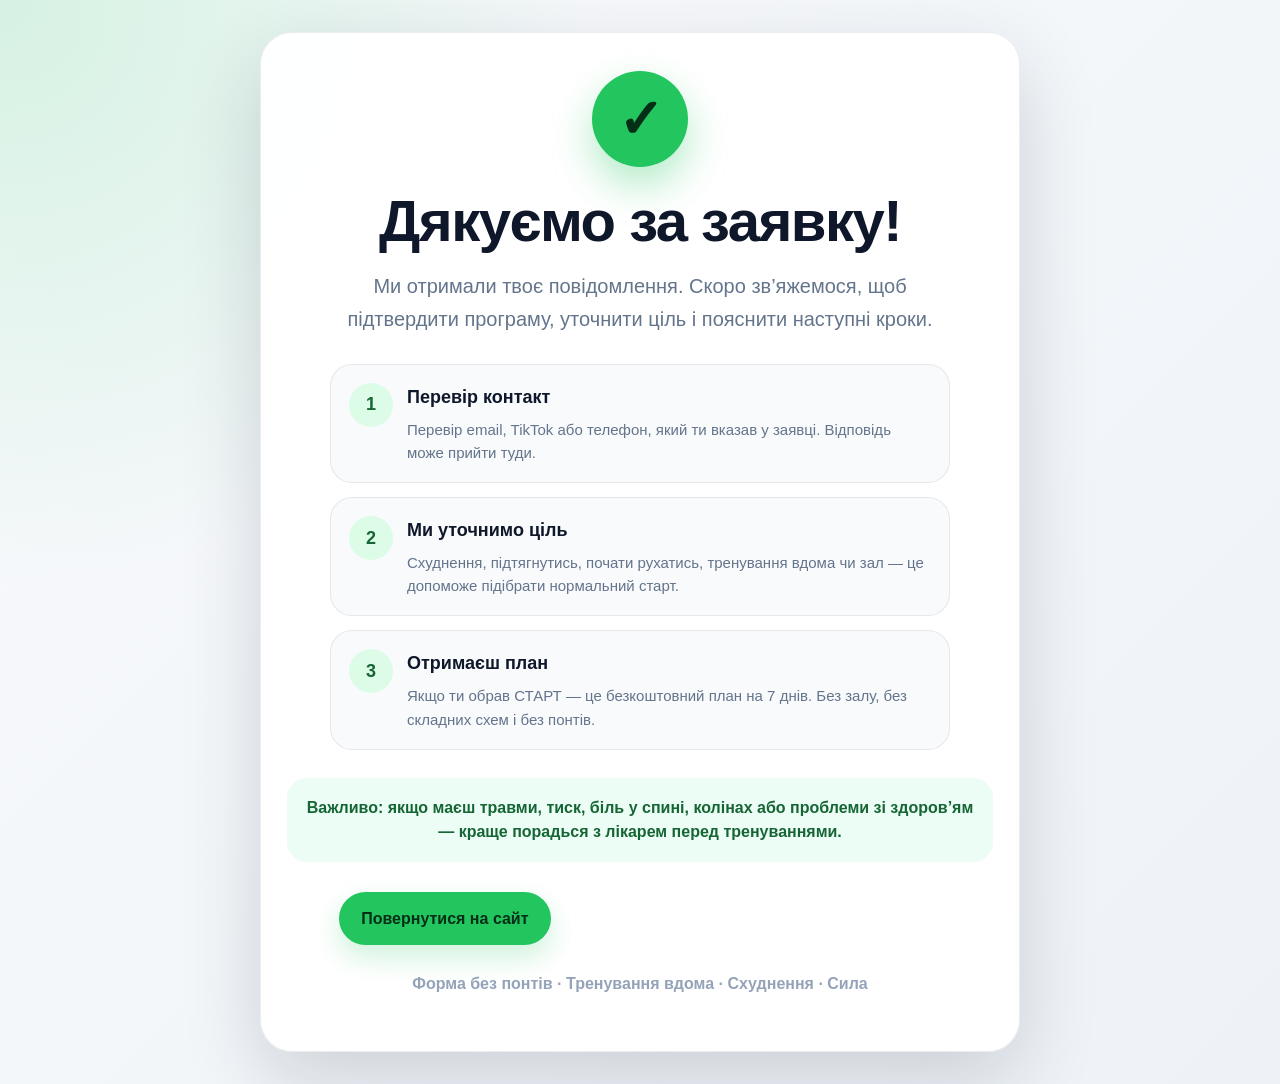
<file: thank-you.html>
<!DOCTYPE html>
<html lang="uk">
<head>
  <meta charset="UTF-8" />
  <meta name="viewport" content="width=device-width, initial-scale=1.0" />

  <title>Заявку отримано — Форма без понтів</title>
  <meta name="description" content="Дякуємо за заявку. Ми отримали повідомлення і скоро зв’яжемося для підтвердження програми." />

  <link rel="stylesheet" href="style.css?v=8" />

  <style>
    body {
      min-height: 100vh;
      background:
        radial-gradient(circle at top left, rgba(34, 197, 94, 0.16), transparent 35%),
        linear-gradient(135deg, #f8fafc 0%, #eef2f7 100%);
    }

    .thank-page {
      min-height: 100vh;
      display: flex;
      align-items: center;
      justify-content: center;
      padding: 32px 16px;
    }

    .thank-card {
      width: 100%;
      max-width: 760px;
      background: rgba(255, 255, 255, 0.96);
      border: 1px solid rgba(15, 23, 42, 0.08);
      border-radius: 32px;
      box-shadow: 0 28px 80px rgba(15, 23, 42, 0.16);
      padding: 38px 26px;
      text-align: center;
    }

    .thank-icon {
      width: 96px;
      height: 96px;
      border-radius: 999px;
      margin: 0 auto 24px;
      background: #22c55e;
      color: #052e16;
      display: flex;
      align-items: center;
      justify-content: center;
      font-size: 54px;
      font-weight: 900;
      box-shadow: 0 18px 40px rgba(34, 197, 94, 0.35);
    }

    .thank-card h1 {
      font-size: clamp(34px, 8vw, 58px);
      line-height: 1.05;
      margin: 0 0 18px;
      color: #0f172a;
      letter-spacing: -1.5px;
    }

    .thank-card .lead {
      font-size: 20px;
      line-height: 1.65;
      color: #64748b;
      max-width: 620px;
      margin: 0 auto 28px;
    }

    .next-box {
      margin: 28px auto;
      text-align: left;
      display: grid;
      gap: 14px;
      max-width: 620px;
    }

    .next-item {
      background: #f8fafc;
      border: 1px solid rgba(15, 23, 42, 0.08);
      border-radius: 22px;
      padding: 18px;
      display: grid;
      grid-template-columns: 44px 1fr;
      gap: 14px;
      align-items: start;
    }

    .next-number {
      width: 44px;
      height: 44px;
      border-radius: 999px;
      background: #dcfce7;
      color: #166534;
      display: flex;
      align-items: center;
      justify-content: center;
      font-weight: 900;
      font-size: 18px;
    }

    .next-item h2 {
      font-size: 18px;
      margin: 0 0 6px;
      color: #0f172a;
    }

    .next-item p {
      margin: 0;
      color: #64748b;
      line-height: 1.55;
      font-size: 15px;
    }

    .thank-actions {
      display: flex;
      flex-wrap: wrap;
      justify-content: center;
      gap: 14px;
      margin-top: 30px;
    }

    .thank-note {
      margin-top: 26px;
      padding: 18px;
      border-radius: 20px;
      background: #ecfdf5;
      color: #166534;
      font-weight: 700;
      line-height: 1.5;
    }

    .brand-line {
      margin-top: 26px;
      color: #94a3b8;
      font-weight: 700;
    }

    @media (max-width: 520px) {
      .thank-card {
        border-radius: 24px;
        padding: 32px 18px;
      }

      .thank-icon {
        width: 82px;
        height: 82px;
        font-size: 46px;
      }

      .next-item {
        grid-template-columns: 38px 1fr;
      }

      .next-number {
        width: 38px;
        height: 38px;
      }

      .thank-actions .btn {
        width: 100%;
      }
    }
  </style>
</head>

<body>
  <main class="thank-page">
    <section class="thank-card">
      <div class="thank-icon">✓</div>

      <h1>Дякуємо за заявку!</h1>

      <p class="lead">
        Ми отримали твоє повідомлення. Скоро зв’яжемося, щоб підтвердити програму,
        уточнити ціль і пояснити наступні кроки.
      </p>

      <div class="next-box">
        <article class="next-item">
          <div class="next-number">1</div>
          <div>
            <h2>Перевір контакт</h2>
            <p>
              Перевір email, TikTok або телефон, який ти вказав у заявці.
              Відповідь може прийти туди.
            </p>
          </div>
        </article>

        <article class="next-item">
          <div class="next-number">2</div>
          <div>
            <h2>Ми уточнимо ціль</h2>
            <p>
              Схуднення, підтягнутись, почати рухатись, тренування вдома чи зал —
              це допоможе підібрати нормальний старт.
            </p>
          </div>
        </article>

        <article class="next-item">
          <div class="next-number">3</div>
          <div>
            <h2>Отримаєш план</h2>
            <p>
              Якщо ти обрав СТАРТ — це безкоштовний план на 7 днів.
              Без залу, без складних схем і без понтів.
            </p>
          </div>
        </article>
      </div>

      <div class="thank-note">
        Важливо: якщо маєш травми, тиск, біль у спині, колінах або проблеми зі здоров’ям —
        краще порадься з лікарем перед тренуваннями.
      </div>

      <div class="thank-actions">
        <a class="btn primary" href="index.html">Повернутися на сайт</a>
        <a class="btn secondary" href="index.html#programs">Переглянути програми</a>
        <a class="btn secondary" href="https://www.tiktok.com/@forma_bez_pontiv" target="_blank" rel="noopener noreferrer">
          Наш TikTok
        </a>
      </div>

      <p class="brand-line">
        Форма без понтів · Тренування вдома · Схуднення · Сила
      </p>
    </section>
  </main>
</body>
</html>
</file>
<file: style.css>
:root {
  --dark: #0f172a;
  --green: #22c55e;
  --green-dark: #16a34a;
  --white: #ffffff;
  --text: #0f172a;
  --muted: #64748b;
  --light: #f8fafc;
  --border: #e2e8f0;
  --shadow: 0 20px 50px rgba(15, 23, 42, 0.14);
  --radius: 24px;
}

* {
  box-sizing: border-box;
}

html {
  scroll-behavior: smooth;
}

body {
  margin: 0;
  font-family: Arial, Helvetica, sans-serif;
  color: var(--text);
  background: var(--light);
  line-height: 1.6;
}

a {
  color: inherit;
  text-decoration: none;
}

button,
input,
textarea,
select {
  font: inherit;
}

button {
  cursor: pointer;
}

.container {
  width: min(1120px, calc(100% - 32px));
  margin: 0 auto;
}

.header {
  position: sticky;
  top: 0;
  z-index: 50;
  background: rgba(15, 23, 42, 0.95);
  backdrop-filter: blur(14px);
}

.nav {
  min-height: 74px;
  display: flex;
  align-items: center;
  justify-content: space-between;
  gap: 16px;
}

.logo {
  color: var(--white);
  font-size: 24px;
  font-weight: 900;
  letter-spacing: -1px;
  white-space: nowrap;
}

.logo span {
  color: var(--green);
}

.nav-links {
  display: flex;
  align-items: center;
  gap: 24px;
}

.nav-links a {
  color: rgba(255, 255, 255, 0.78);
  font-weight: 700;
}

.nav-links a:hover {
  color: var(--green);
}

.menu-btn {
  display: none;
  border: 0;
  color: var(--white);
  background: transparent;
  font-size: 30px;
}

.cart-btn {
  border: 0;
  color: var(--white);
  background: rgba(255, 255, 255, 0.12);
  padding: 10px 15px;
  border-radius: 999px;
  font-weight: 800;
  white-space: nowrap;
}

.cart-btn span {
  display: inline-grid;
  place-items: center;
  min-width: 24px;
  height: 24px;
  margin-left: 6px;
  color: #052e16;
  background: var(--green);
  border-radius: 999px;
}

.hero {
  color: var(--white);
  background:
    radial-gradient(circle at 20% 20%, rgba(34, 197, 94, 0.22), transparent 30%),
    radial-gradient(circle at 80% 70%, rgba(249, 115, 22, 0.18), transparent 30%),
    linear-gradient(135deg, #0f172a, #14532d);
  background-size: cover;
  background-position: center;
}

.hero-grid {
  min-height: calc(100vh - 74px);
  display: grid;
  grid-template-columns: 1.3fr 0.7fr;
  align-items: center;
  gap: 46px;
  padding: 80px 0;
}

.tag {
  display: inline-flex;
  width: fit-content;
  margin: 0 0 14px;
  padding: 8px 14px;
  color: #166534;
  background: #dcfce7;
  border-radius: 999px;
  font-weight: 900;
  font-size: 14px;
}

.tag.light {
  color: #bbf7d0;
  background: rgba(34, 197, 94, 0.18);
}

.hero h1 {
  max-width: 780px;
  margin: 0;
  font-size: clamp(38px, 7vw, 72px);
  line-height: 0.96;
  letter-spacing: -3px;
}

.hero-text {
  max-width: 650px;
  margin: 24px 0 0;
  color: rgba(255, 255, 255, 0.82);
  font-size: 19px;
}

.hero-actions {
  display: flex;
  flex-wrap: wrap;
  gap: 14px;
  margin-top: 32px;
}

.btn {
  display: inline-flex;
  justify-content: center;
  align-items: center;
  min-height: 48px;
  padding: 13px 22px;
  border: 0;
  border-radius: 999px;
  font-weight: 900;
  transition: 0.2s ease;
  text-align: center;
}

.btn:hover {
  transform: translateY(-2px);
}

.btn.primary {
  color: #052e16;
  background: var(--green);
  box-shadow: 0 12px 28px rgba(34, 197, 94, 0.22);
}

.btn.primary:hover {
  color: var(--white);
  background: var(--green-dark);
}

.btn.secondary {
  color: var(--white);
  background: rgba(255, 255, 255, 0.14);
  border: 1px solid rgba(255, 255, 255, 0.22);
}

.btn.white {
  color: var(--dark);
  background: var(--white);
}

.btn.gray {
  color: var(--text);
  background: #e2e8f0;
}

.hero-stats {
  display: flex;
  flex-wrap: wrap;
  gap: 16px;
  margin-top: 40px;
}

.hero-stats div {
  min-width: 135px;
  padding: 16px;
  border-radius: 18px;
  background: rgba(255, 255, 255, 0.1);
}

.hero-stats strong {
  display: block;
  font-size: 28px;
  line-height: 1;
}

.hero-stats span {
  display: block;
  margin-top: 8px;
  color: rgba(255, 255, 255, 0.75);
  font-size: 14px;
}

.hero-card {
  padding: 30px;
  border-radius: var(--radius);
  background: rgba(255, 255, 255, 0.14);
  border: 1px solid rgba(255, 255, 255, 0.24);
  backdrop-filter: blur(14px);
  box-shadow: var(--shadow);
}

.hero-card h2 {
  margin: 0;
  font-size: 30px;
}

.hero-card p {
  color: rgba(255, 255, 255, 0.78);
}

.price {
  margin: 20px 0;
  font-size: 34px;
  font-weight: 900;
  letter-spacing: -1px;
}

.section {
  padding: 88px 0;
}

.section-title {
  max-width: 720px;
  margin: 0 auto 42px;
  text-align: center;
}

.section-title h2 {
  margin: 0;
  font-size: clamp(32px, 5vw, 52px);
  line-height: 1;
  letter-spacing: -2px;
}

.section-title p:last-child {
  color: var(--muted);
  font-size: 18px;
}

.benefits,
.programs,
.reviews {
  display: grid;
  gap: 24px;
}

.benefits {
  grid-template-columns: repeat(4, 1fr);
}

.benefit-card,
.program-card,
.review-card,
.form {
  background: var(--white);
  border: 1px solid var(--border);
  border-radius: var(--radius);
  box-shadow: var(--shadow);
}

.benefit-card {
  padding: 26px;
}

.emoji {
  width: 54px;
  height: 54px;
  display: grid;
  place-items: center;
  margin-bottom: 16px;
  background: #f1f5f9;
  border-radius: 16px;
  font-size: 28px;
}

.benefit-card h3,
.program-card h3 {
  margin: 0 0 10px;
  font-size: 22px;
  line-height: 1.15;
}

.benefit-card p,
.program-card p,
.review-card p {
  color: var(--muted);
}

.programs-section {
  background: #ecfdf5;
}

.programs {
  grid-template-columns: repeat(3, 1fr);
}

.program-card {
  position: relative;
  display: flex;
  flex-direction: column;
  padding: 30px;
}

.program-card.popular {
  border: 2px solid var(--green);
  transform: translateY(-10px);
}

.popular-badge {
  position: absolute;
  top: -16px;
  right: 22px;
  padding: 8px 14px;
  color: #052e16;
  background: var(--green);
  border-radius: 999px;
  font-weight: 900;
  font-size: 14px;
}

.label {
  display: inline-block;
  width: fit-content;
  margin-bottom: 14px;
  padding: 6px 12px;
  color: #9a3412;
  background: #ffedd5;
  border-radius: 999px;
  font-weight: 900;
  font-size: 13px;
}

.program-card ul {
  flex: 1;
  margin: 22px 0;
  padding: 0;
  list-style: none;
}

.program-card li {
  position: relative;
  margin-bottom: 12px;
  padding-left: 28px;
}

.program-card li::before {
  content: "✓";
  position: absolute;
  left: 0;
  color: var(--green-dark);
  font-weight: 900;
}

.program-bottom {
  margin-top: auto;
}

.cta {
  display: flex;
  justify-content: space-between;
  align-items: center;
  gap: 28px;
  padding: 42px;
  color: var(--white);
  background:
    radial-gradient(circle at 20% 20%, rgba(34, 197, 94, 0.22), transparent 30%),
    linear-gradient(135deg, rgba(15, 23, 42, 0.96), rgba(22, 101, 52, 0.84));
  border-radius: 34px;
  box-shadow: var(--shadow);
}

.cta h2 {
  max-width: 720px;
  margin: 0;
  font-size: clamp(30px, 5vw, 48px);
  line-height: 1;
  letter-spacing: -2px;
}

.cta p:last-child {
  max-width: 680px;
  color: rgba(255, 255, 255, 0.78);
}

.reviews {
  grid-template-columns: repeat(3, 1fr);
}

.review-card {
  padding: 28px;
}

.review-card strong {
  display: block;
  margin-top: 18px;
}

.contact-section {
  color: var(--white);
  background: var(--dark);
}

.contact-grid {
  display: grid;
  grid-template-columns: 0.9fr 1.1fr;
  gap: 44px;
  align-items: start;
}

.contact-grid h2 {
  margin: 0;
  font-size: clamp(34px, 5vw, 54px);
  line-height: 1;
  letter-spacing: -2px;
}

.contact-grid p {
  color: rgba(255, 255, 255, 0.76);
}

.warning {
  margin-top: 26px;
  padding: 18px;
  color: #fde68a;
  background: rgba(245, 158, 11, 0.12);
  border: 1px solid rgba(245, 158, 11, 0.32);
  border-radius: 18px;
}

.form {
  padding: 30px;
}

.form label {
  display: block;
  margin-bottom: 17px;
  color: var(--text);
  font-weight: 900;
}

.form input,
.form textarea,
.form select {
  width: 100%;
  margin-top: 8px;
  padding: 14px 16px;
  color: var(--text);
  background: #f8fafc;
  border: 1px solid var(--border);
  border-radius: 14px;
  outline: none;
}

.form input:focus,
.form textarea:focus,
.form select:focus {
  border-color: var(--green);
  box-shadow: 0 0 0 4px rgba(34, 197, 94, 0.13);
}

.form-message {
  min-height: 24px;
  margin: 14px 0 0;
  color: var(--green-dark);
  font-weight: 900;
}

.cart {
  position: fixed;
  inset: 0;
  z-index: 100;
  display: none;
  justify-content: flex-end;
  background: rgba(15, 23, 42, 0.62);
}

.cart.active {
  display: flex;
}

.cart-box {
  width: min(430px, 100%);
  height: 100%;
  display: flex;
  flex-direction: column;
  padding: 24px;
  background: var(--white);
  box-shadow: -20px 0 60px rgba(15, 23, 42, 0.25);
}

.cart-header,
.total,
.footer-inner {
  display: flex;
  justify-content: space-between;
  align-items: center;
}

.cart-header h2 {
  margin: 0;
}

.close-cart {
  width: 44px;
  height: 44px;
  border: 0;
  color: var(--text);
  background: #f1f5f9;
  border-radius: 50%;
  font-size: 30px;
}

.cart-items {
  flex: 1;
  overflow-y: auto;
  padding: 22px 0;
}

.cart-item {
  display: grid;
  grid-template-columns: 1fr auto;
  gap: 12px;
  padding: 16px 0;
  border-bottom: 1px solid var(--border);
}

.cart-item h3 {
  margin: 0 0 6px;
  font-size: 18px;
}

.cart-item p {
  margin: 0 0 6px;
  color: var(--muted);
  font-size: 14px;
}

.remove-item {
  border: 0;
  color: #dc2626;
  background: transparent;
  font-weight: 900;
}

.empty-cart {
  padding: 28px;
  color: var(--muted);
  text-align: center;
  background: #f8fafc;
  border-radius: 18px;
}

.cart-footer {
  padding-top: 18px;
  border-top: 1px solid var(--border);
}

.cart-footer .btn {
  width: 100%;
  margin-top: 12px;
}

.footer {
  padding: 24px 0;
  color: rgba(255, 255, 255, 0.75);
  background: #020617;
}

.footer p {
  margin: 0;
}

@media (max-width: 920px) {
  .menu-btn {
    display: block;
  }

  .nav {
    position: relative;
  }

  .nav-links {
    position: absolute;
    top: 74px;
    left: 0;
    right: 0;
    display: none;
    flex-direction: column;
    align-items: flex-start;
    padding: 20px;
    background: rgba(15, 23, 42, 0.98);
  }

  .nav-links.active {
    display: flex;
  }

  .hero-grid,
  .contact-grid {
    grid-template-columns: 1fr;
  }

  .benefits,
  .programs,
  .reviews {
    grid-template-columns: 1fr 1fr;
  }

  .program-card.popular {
    transform: none;
  }

  .cta {
    flex-direction: column;
    align-items: flex-start;
  }
}

@media (max-width: 620px) {
  .nav {
    gap: 10px;
  }

  .logo {
    font-size: 18px;
  }

  .cart-btn {
    padding: 8px 12px;
    font-size: 14px;
  }

  .hero-grid {
    padding: 58px 0;
  }

  .hero h1 {
    letter-spacing: -2px;
  }

  .hero-actions,
  .hero-stats {
    flex-direction: column;
  }

  .hero-actions .btn {
    width: 100%;
  }

  .benefits,
  .programs,
  .reviews {
    grid-template-columns: 1fr;
  }

  .section {
    padding: 66px 0;
  }

  .cta {
    padding: 28px;
    border-radius: 24px;
  }

  .footer-inner {
    flex-direction: column;
    gap: 8px;
    text-align: center;
  }
}
</file>
